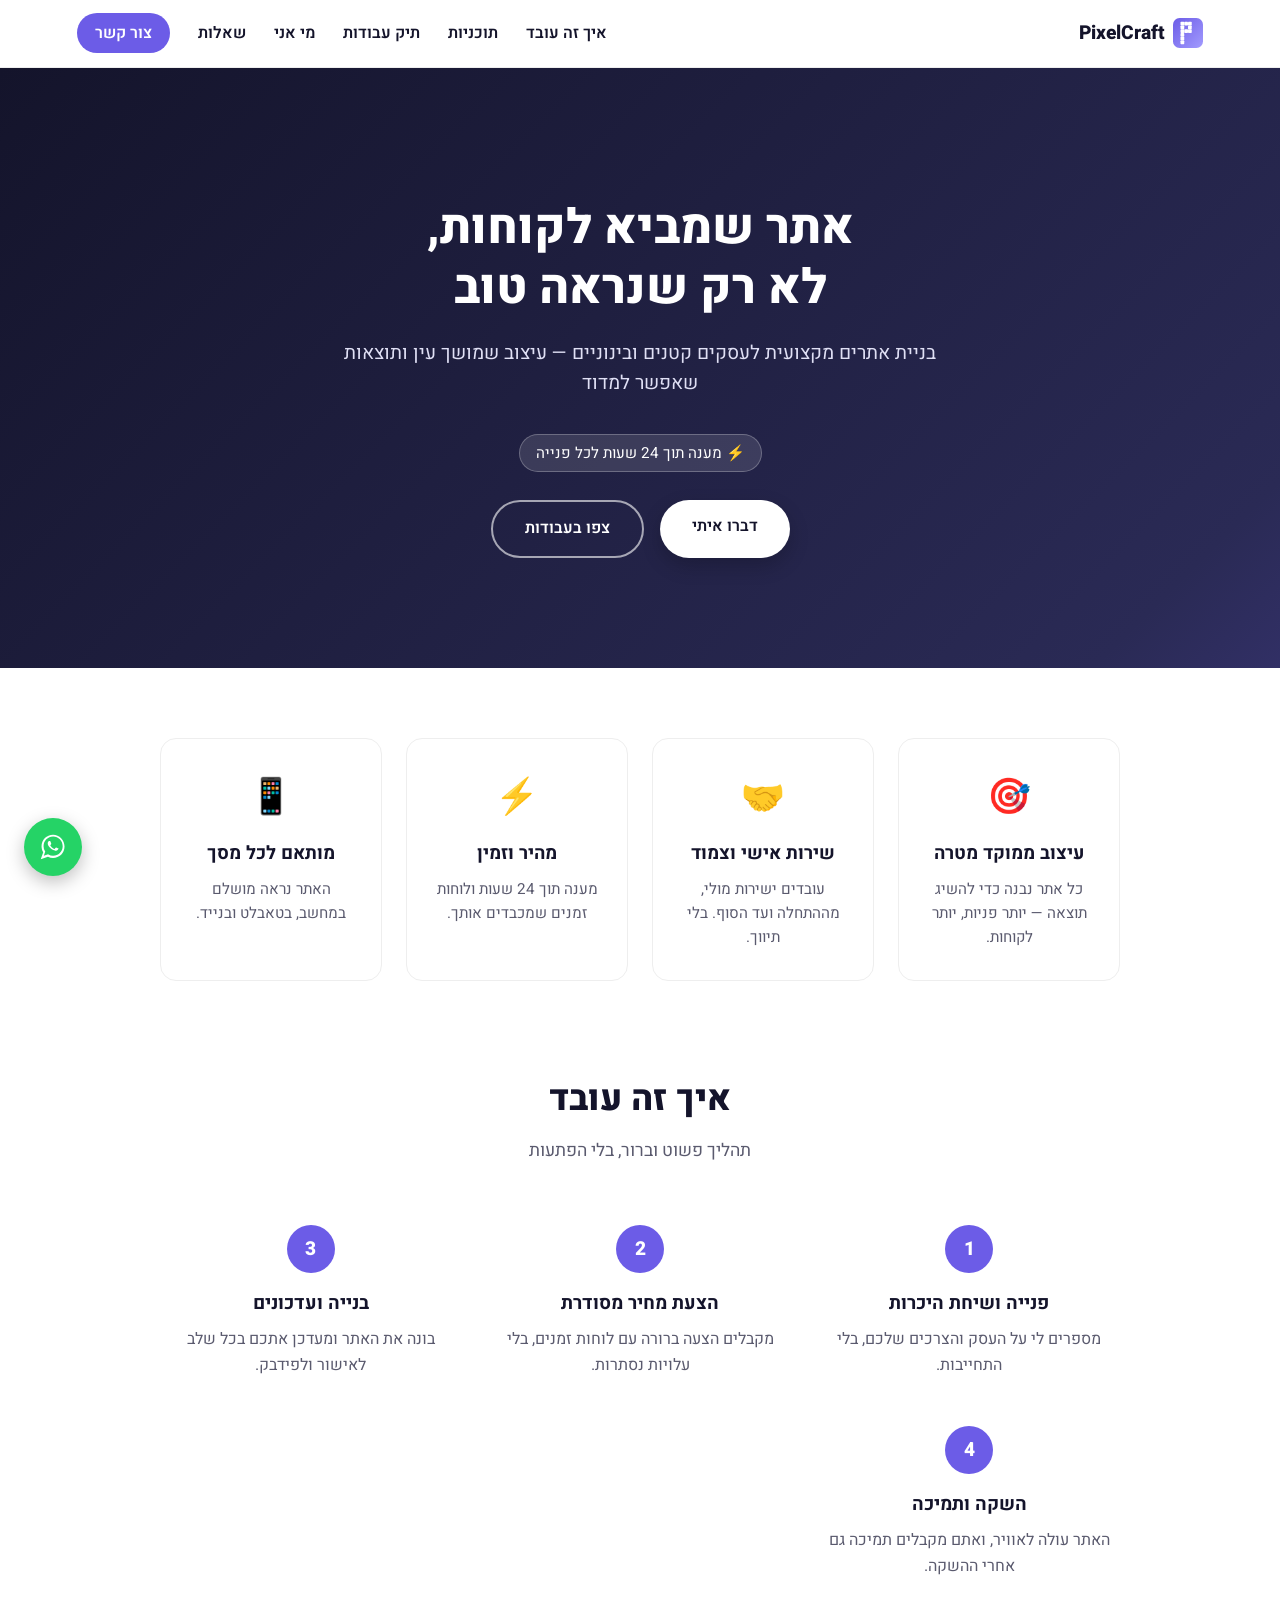
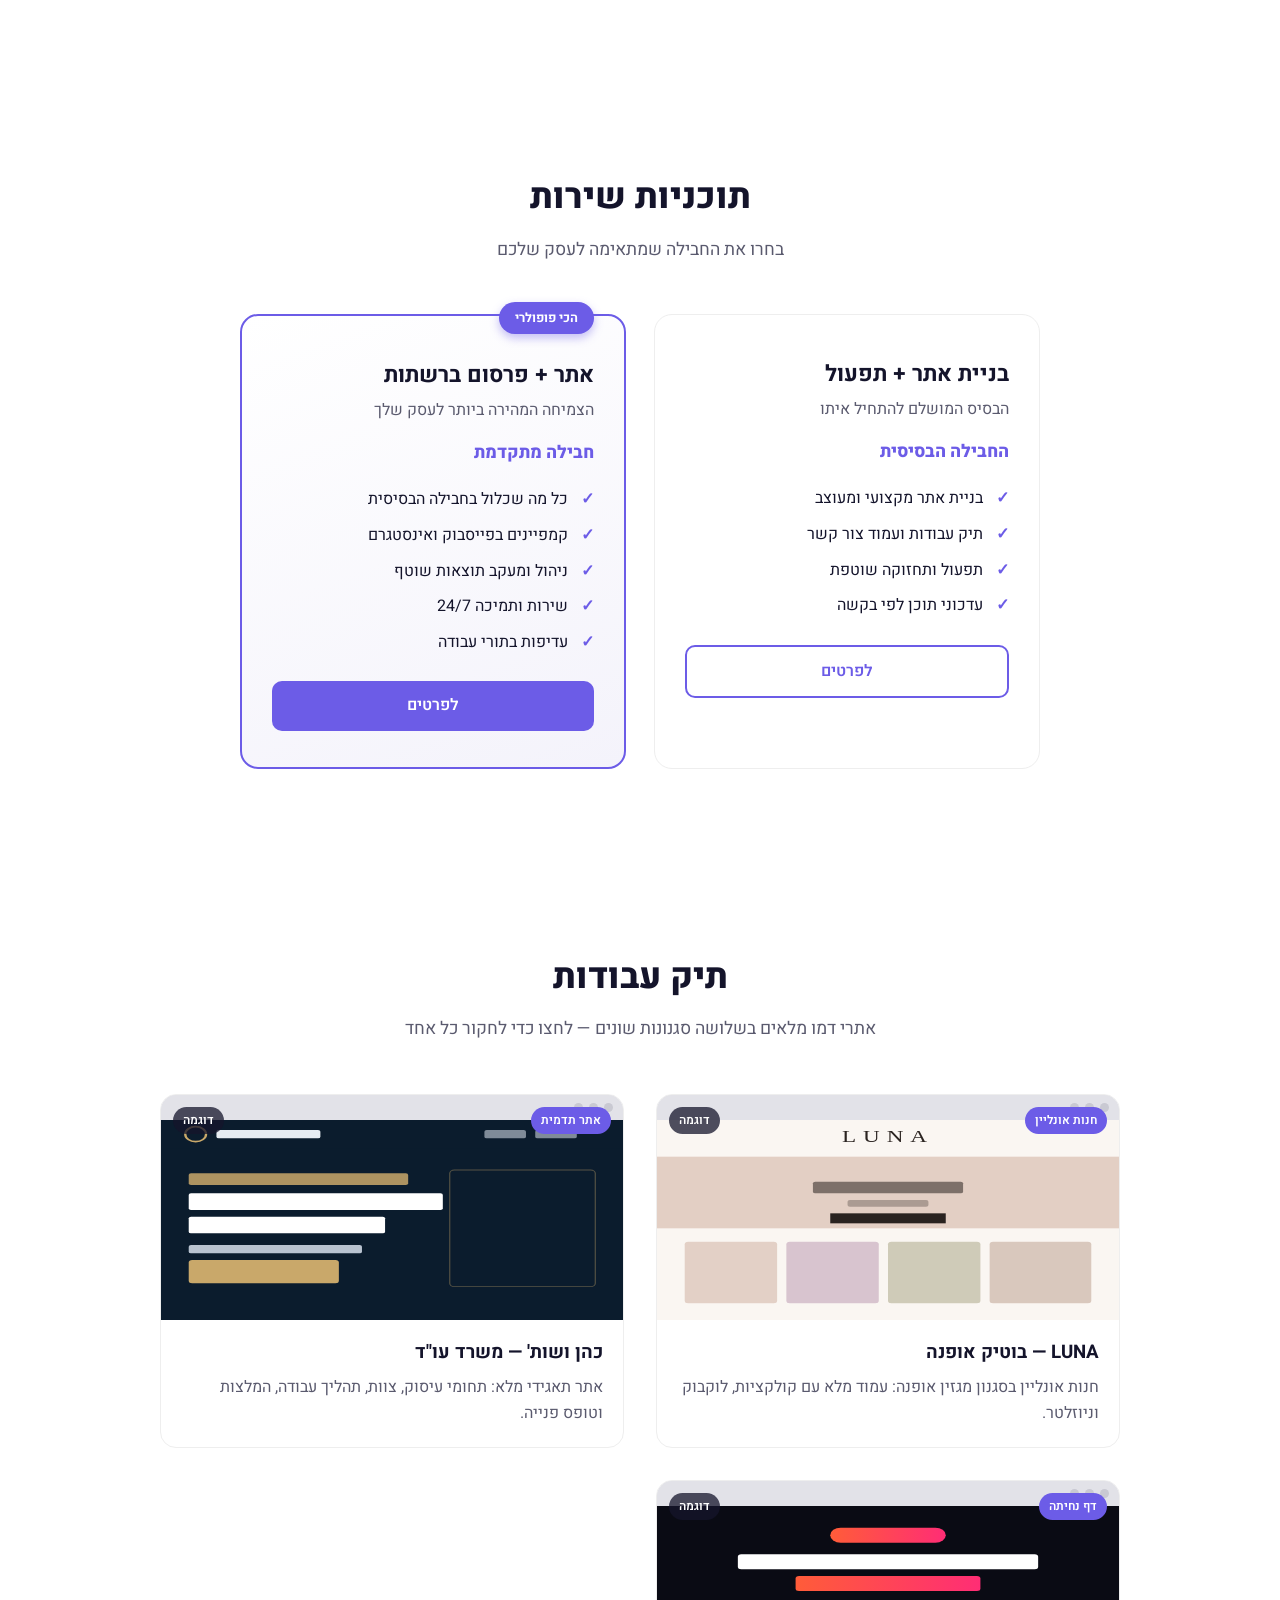
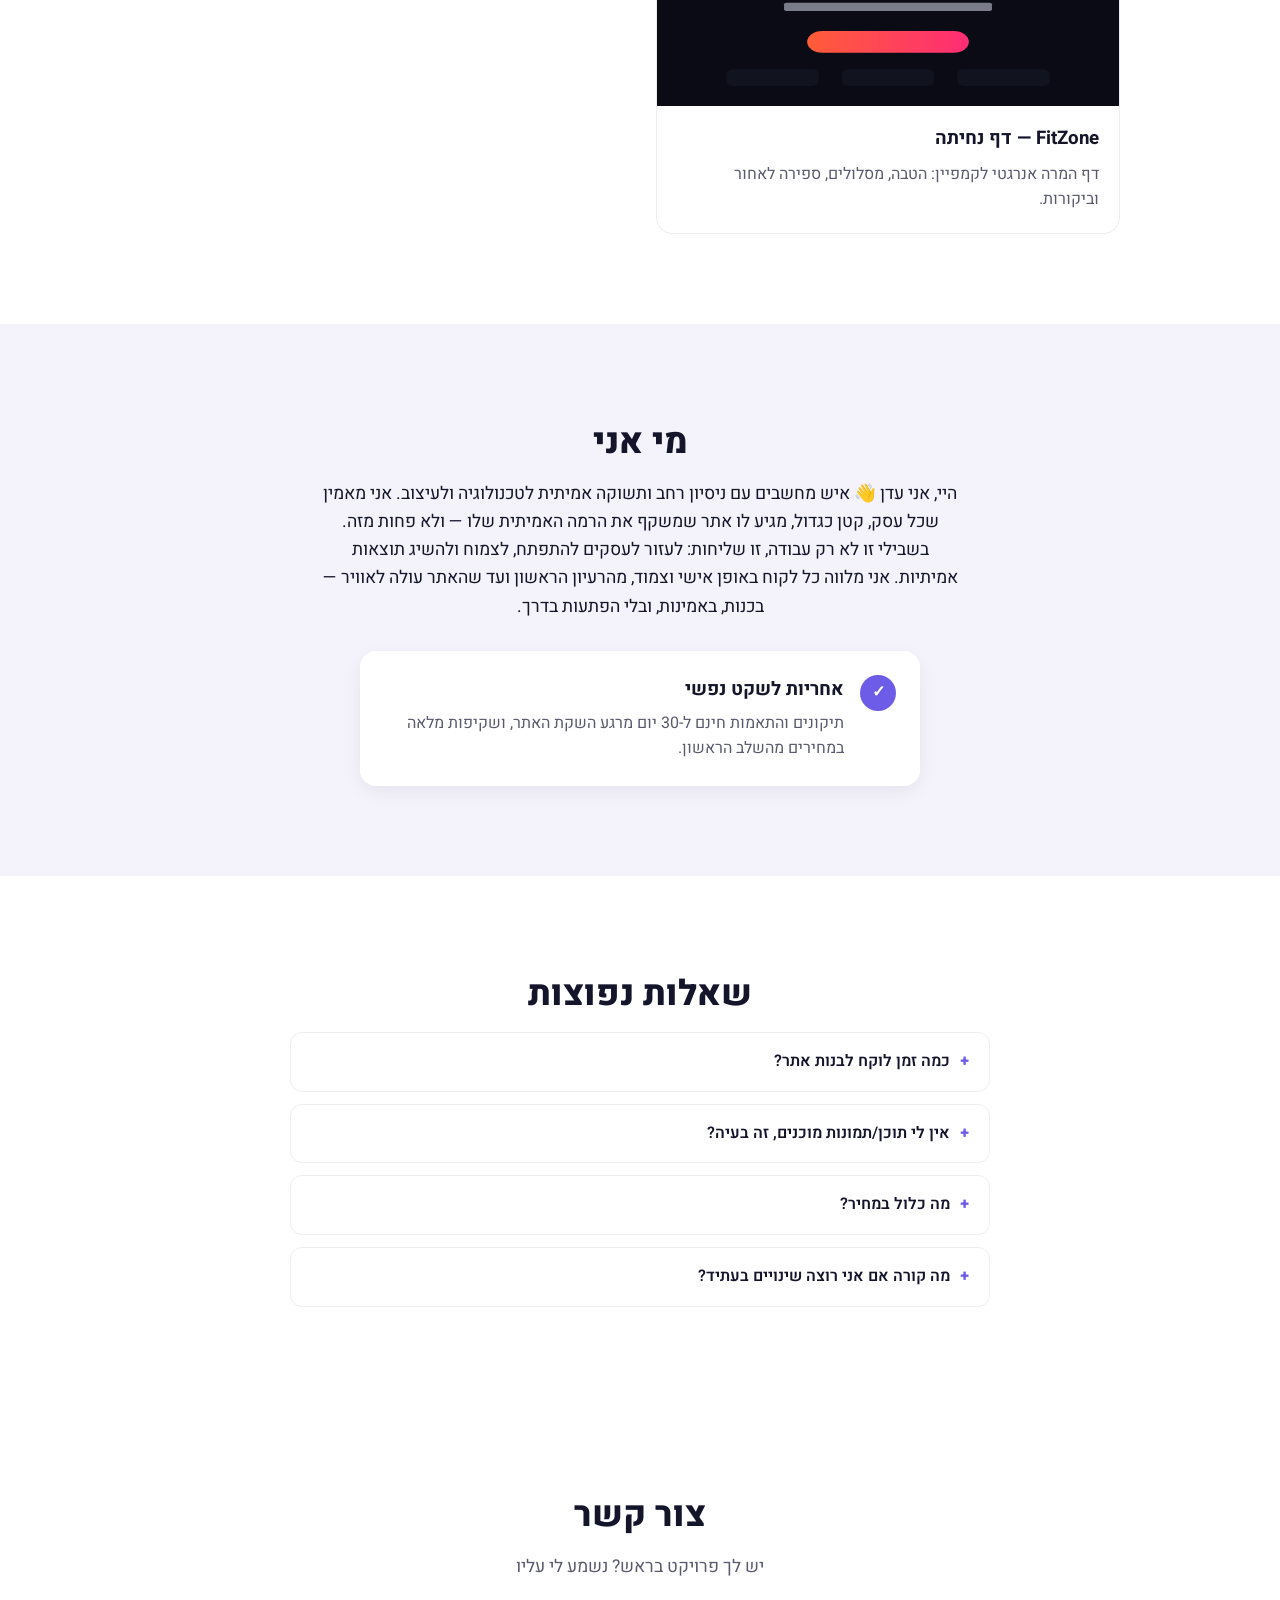
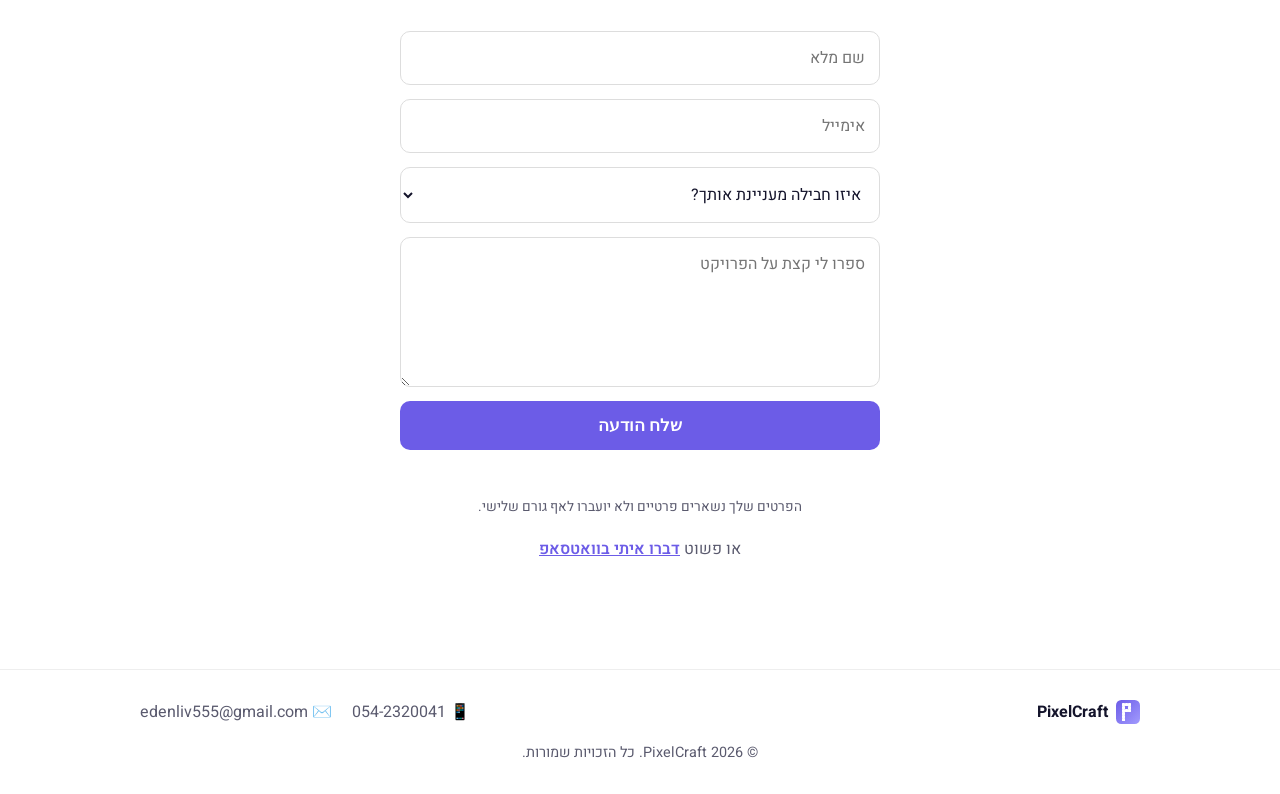
<file: index.html>
<!DOCTYPE html>
<html lang="he" dir="rtl">
<head>
  <meta charset="UTF-8">
  <meta name="viewport" content="width=device-width, initial-scale=1.0">
  <meta name="description" content="PixelCraft - בניית אתרים מקצועית לעסקים קטנים ובינוניים, עם פרסום בפייסבוק ואינסטגרם. עיצוב שמושך עין ותוצאות שאפשר למדוד.">
  <meta property="og:title" content="PixelCraft - בניית אתרים שמביאים לקוחות">
  <meta property="og:description" content="בניית אתרים מקצועית ופרסום ברשתות חברתיות - שירות אמין ומהיר.">
  <meta property="og:type" content="website">
  <meta property="og:url" content="https://edenliv555-afk.github.io/my-website/">
  <link rel="canonical" href="https://edenliv555-afk.github.io/my-website/">
  <link rel="icon" type="image/svg+xml" href="logo.svg">
  <link rel="apple-touch-icon" href="logo.svg">
  <meta name="theme-color" content="#14142b">
  <title>PixelCraft - בניית אתרים שמביאים לקוחות</title>
  <link rel="preconnect" href="https://fonts.googleapis.com">
  <link href="https://fonts.googleapis.com/css2?family=Heebo:wght@300;400;600;800&display=swap" rel="stylesheet">
  <link rel="stylesheet" href="style.css">
  <script type="application/ld+json">
  {
    "@context": "https://schema.org",
    "@type": "LocalBusiness",
    "name": "PixelCraft",
    "founder": "עדן",
    "url": "https://edenliv555-afk.github.io/my-website/",
    "description": "בניית אתרים מקצועית לעסקים קטנים ובינוניים, עם פרסום בפייסבוק ואינסטגרם.",
    "areaServed": "IL",
    "telephone": "+972542320041",
    "email": "edenliv555@gmail.com",
    "image": "https://edenliv555-afk.github.io/my-website/logo.svg",
    "priceRange": "$$"
  }
  </script>
</head>
<body>

  <a href="#main-content" class="skip-link">דלג לתוכן הראשי</a>

  <nav class="navbar" id="navbar">
    <div class="nav-logo">
      <img src="logo.svg" alt="PixelCraft" class="logo-mark" width="30" height="30">
      PixelCraft
    </div>
    <button class="nav-toggle" id="nav-toggle" aria-label="פתח תפריט ניווט" aria-expanded="false" aria-controls="nav-links">
      <span></span><span></span><span></span>
    </button>
    <ul class="nav-links" id="nav-links">
      <li><a href="#process">איך זה עובד</a></li>
      <li><a href="#pricing">תוכניות</a></li>
      <li><a href="#portfolio">תיק עבודות</a></li>
      <li><a href="#about">מי אני</a></li>
      <li><a href="#faq">שאלות</a></li>
      <li><a href="#contact" class="nav-cta">צור קשר</a></li>
    </ul>
  </nav>

  <header class="hero" id="main-content">
    <div class="hero-content">
      <h1 class="reveal">אתר שמביא לקוחות,<br>לא רק שנראה טוב</h1>
      <p class="hero-sub reveal">בניית אתרים מקצועית לעסקים קטנים ובינוניים — עיצוב שמושך עין ותוצאות שאפשר למדוד</p>
      <p class="hero-badge reveal">⚡ מענה תוך 24 שעות לכל פנייה</p>
      <div class="hero-buttons reveal">
        <a href="#contact" class="btn btn-primary">דברו איתי</a>
        <a href="#portfolio" class="btn btn-secondary">צפו בעבודות</a>
      </div>
    </div>
  </header>

  <section class="why">
    <div class="why-grid">
      <div class="why-item reveal">
        <div class="why-ico">🎯</div>
        <h3>עיצוב ממוקד מטרה</h3>
        <p>כל אתר נבנה כדי להשיג תוצאה — יותר פניות, יותר לקוחות.</p>
      </div>
      <div class="why-item reveal">
        <div class="why-ico">🤝</div>
        <h3>שירות אישי וצמוד</h3>
        <p>עובדים ישירות מולי, מההתחלה ועד הסוף. בלי תיווך.</p>
      </div>
      <div class="why-item reveal">
        <div class="why-ico">⚡</div>
        <h3>מהיר וזמין</h3>
        <p>מענה תוך 24 שעות ולוחות זמנים שמכבדים אותך.</p>
      </div>
      <div class="why-item reveal">
        <div class="why-ico">📱</div>
        <h3>מותאם לכל מסך</h3>
        <p>האתר נראה מושלם במחשב, בטאבלט ובנייד.</p>
      </div>
    </div>
  </section>

  <section id="process" class="section">
    <h2 class="section-title reveal">איך זה עובד</h2>
    <p class="section-sub reveal">תהליך פשוט וברור, בלי הפתעות</p>
    <div class="process-grid">
      <div class="process-step reveal">
        <div class="process-number">1</div>
        <h3>פנייה ושיחת היכרות</h3>
        <p>מספרים לי על העסק והצרכים שלכם, בלי התחייבות.</p>
      </div>
      <div class="process-step reveal">
        <div class="process-number">2</div>
        <h3>הצעת מחיר מסודרת</h3>
        <p>מקבלים הצעה ברורה עם לוחות זמנים, בלי עלויות נסתרות.</p>
      </div>
      <div class="process-step reveal">
        <div class="process-number">3</div>
        <h3>בנייה ועדכונים</h3>
        <p>בונה את האתר ומעדכן אתכם בכל שלב לאישור ולפידבק.</p>
      </div>
      <div class="process-step reveal">
        <div class="process-number">4</div>
        <h3>השקה ותמיכה</h3>
        <p>האתר עולה לאוויר, ואתם מקבלים תמיכה גם אחרי ההשקה.</p>
      </div>
    </div>
  </section>

  <section id="pricing" class="section">
    <h2 class="section-title reveal">תוכניות שירות</h2>
    <p class="section-sub reveal">בחרו את החבילה שמתאימה לעסק שלכם</p>
    <div class="pricing-grid">
      <div class="pricing-card reveal">
        <h3>בניית אתר + תפעול</h3>
        <p class="pricing-tagline">הבסיס המושלם להתחיל איתו</p>
        <div class="pricing-price">החבילה הבסיסית</div>
        <ul class="pricing-features">
          <li>בניית אתר מקצועי ומעוצב</li>
          <li>תיק עבודות ועמוד צור קשר</li>
          <li>תפעול ותחזוקה שוטפת</li>
          <li>עדכוני תוכן לפי בקשה</li>
        </ul>
        <a href="#contact" class="btn btn-outline">לפרטים</a>
      </div>

      <div class="pricing-card pricing-popular reveal">
        <span class="popular-badge">הכי פופולרי</span>
        <h3>אתר + פרסום ברשתות</h3>
        <p class="pricing-tagline">הצמיחה המהירה ביותר לעסק שלך</p>
        <div class="pricing-price">חבילה מתקדמת</div>
        <ul class="pricing-features">
          <li>כל מה שכלול בחבילה הבסיסית</li>
          <li>קמפיינים בפייסבוק ואינסטגרם</li>
          <li>ניהול ומעקב תוצאות שוטף</li>
          <li>שירות ותמיכה 24/7</li>
          <li>עדיפות בתורי עבודה</li>
        </ul>
        <a href="#contact" class="btn btn-primary-solid">לפרטים</a>
      </div>
    </div>
  </section>

  <section id="portfolio" class="section">
    <h2 class="section-title reveal">תיק עבודות</h2>
    <p class="section-sub reveal">אתרי דמו מלאים בשלושה סגנונות שונים — לחצו כדי לחקור כל אחד</p>
    <div class="portfolio-grid">
      <a href="demos/boutique/index.html" target="_blank" rel="noopener" class="portfolio-card reveal">
        <span class="demo-badge">דוגמה</span>
        <span class="portfolio-tag">חנות אונליין</span>
        <div class="browser-mock">
          <div class="browser-bar"><span></span><span></span><span></span></div>
          <div class="mock-illustration mock-boutique">
            <svg viewBox="0 0 400 240" preserveAspectRatio="none">
              <rect width="400" height="240" fill="#faf6f2"/>
              <text x="200" y="26" text-anchor="middle" font-family="Cormorant Garamond, serif" font-size="20" letter-spacing="6" fill="#2a2320">LUNA</text>
              <rect x="0" y="44" width="400" height="86" fill="#e3cfc4"/>
              <rect x="135" y="74" width="130" height="14" rx="2" fill="#2a2320" opacity="0.55"/>
              <rect x="165" y="96" width="70" height="8" rx="2" fill="#2a2320" opacity="0.3"/>
              <rect x="150" y="112" width="100" height="12" rx="0" fill="#2a2320"/>
              <rect x="24" y="146" width="80" height="74" rx="3" fill="#e3d0c6"/>
              <rect x="112" y="146" width="80" height="74" rx="3" fill="#d8c4cf"/>
              <rect x="200" y="146" width="80" height="74" rx="3" fill="#cfcbb8"/>
              <rect x="288" y="146" width="88" height="74" rx="3" fill="#d9c8bd"/>
            </svg>
          </div>
          <div class="mock-overlay"><span>צפו בפרויקט המלא ↗</span></div>
        </div>
        <h3>LUNA — בוטיק אופנה</h3>
        <p>חנות אונליין בסגנון מגזין אופנה: עמוד מלא עם קולקציות, לוקבוק וניוזלטר.</p>
      </a>
      <a href="demos/lawyer/index.html" target="_blank" rel="noopener" class="portfolio-card reveal">
        <span class="demo-badge">דוגמה</span>
        <span class="portfolio-tag">אתר תדמית</span>
        <div class="browser-mock">
          <div class="browser-bar"><span></span><span></span><span></span></div>
          <div class="mock-illustration mock-lawyer">
            <svg viewBox="0 0 400 240" preserveAspectRatio="none">
              <rect width="400" height="240" fill="#0b1c2d"/>
              <rect width="400" height="34" fill="#0b1c2d"/>
              <circle cx="30" cy="17" r="9" fill="none" stroke="#c9a86a" stroke-width="2"/>
              <rect x="48" y="12" width="90" height="10" rx="2" fill="#e7ecf2"/>
              <rect x="280" y="12" width="36" height="10" rx="2" fill="#cdd6e0" opacity="0.6"/>
              <rect x="324" y="12" width="36" height="10" rx="2" fill="#cdd6e0" opacity="0.6"/>
              <rect x="24" y="64" width="190" height="14" rx="2" fill="#c9a86a" opacity="0.85"/>
              <rect x="24" y="88" width="220" height="20" rx="2" fill="#ffffff"/>
              <rect x="24" y="116" width="170" height="20" rx="2" fill="#ffffff"/>
              <rect x="24" y="150" width="150" height="10" rx="2" fill="#b9c3d0"/>
              <rect x="24" y="168" width="130" height="28" rx="3" fill="#c9a86a"/>
              <rect x="250" y="60" width="126" height="140" rx="4" fill="none" stroke="#c9a86a" stroke-opacity="0.4"/>
            </svg>
          </div>
          <div class="mock-overlay"><span>צפו בפרויקט המלא ↗</span></div>
        </div>
        <h3>כהן ושות' — משרד עו"ד</h3>
        <p>אתר תאגידי מלא: תחומי עיסוק, צוות, תהליך עבודה, המלצות וטופס פנייה.</p>
      </a>
      <a href="demos/landing/index.html" target="_blank" rel="noopener" class="portfolio-card reveal">
        <span class="demo-badge">דוגמה</span>
        <span class="portfolio-tag">דף נחיתה</span>
        <div class="browser-mock">
          <div class="browser-bar"><span></span><span></span><span></span></div>
          <div class="mock-illustration mock-landing">
            <svg viewBox="0 0 400 240" preserveAspectRatio="none">
              <defs>
                <linearGradient id="fzGrad" x1="0" y1="0" x2="1" y2="0">
                  <stop offset="0%" stop-color="#ff5c39"/><stop offset="100%" stop-color="#ff2d75"/>
                </linearGradient>
              </defs>
              <rect width="400" height="240" fill="#0a0b14"/>
              <rect x="150" y="26" width="100" height="18" rx="9" fill="url(#fzGrad)"/>
              <rect x="70" y="58" width="260" height="18" rx="3" fill="#ffffff"/>
              <rect x="120" y="84" width="160" height="18" rx="3" fill="url(#fzGrad)"/>
              <rect x="110" y="116" width="180" height="10" rx="2" fill="#c5c8d6" opacity="0.6"/>
              <rect x="130" y="150" width="140" height="26" rx="13" fill="url(#fzGrad)"/>
              <rect x="60" y="196" width="80" height="20" rx="6" fill="#11131f"/>
              <rect x="160" y="196" width="80" height="20" rx="6" fill="#11131f"/>
              <rect x="260" y="196" width="80" height="20" rx="6" fill="#11131f"/>
            </svg>
          </div>
          <div class="mock-overlay"><span>צפו בפרויקט המלא ↗</span></div>
        </div>
        <h3>FitZone — דף נחיתה</h3>
        <p>דף המרה אנרגטי לקמפיין: הטבה, מסלולים, ספירה לאחור וביקורות.</p>
      </a>
    </div>
  </section>

  <section id="about" class="section section-alt">
    <h2 class="section-title reveal">מי אני</h2>
    <p class="about-text reveal">
      היי, אני עדן 👋 איש מחשבים עם ניסיון רחב ותשוקה אמיתית לטכנולוגיה ולעיצוב.
      אני מאמין שכל עסק, קטן כגדול, מגיע לו אתר שמשקף את הרמה האמיתית שלו — ולא פחות מזה.
      בשבילי זו לא רק עבודה, זו שליחות: לעזור לעסקים להתפתח, לצמוח ולהשיג תוצאות אמיתיות.
      אני מלווה כל לקוח באופן אישי וצמוד, מהרעיון הראשון ועד שהאתר עולה לאוויר — בכנות, באמינות, ובלי הפתעות בדרך.
    </p>
    <div class="guarantee-box reveal">
      <span class="guarantee-icon">✓</span>
      <div>
        <h3>אחריות לשקט נפשי</h3>
        <p>תיקונים והתאמות חינם ל-30 יום מרגע השקת האתר, ושקיפות מלאה במחירים מהשלב הראשון.</p>
      </div>
    </div>
  </section>

  <section id="faq" class="section">
    <h2 class="section-title reveal">שאלות נפוצות</h2>
    <div class="faq-list">
      <details class="faq-item reveal">
        <summary>כמה זמן לוקח לבנות אתר?</summary>
        <p>בממוצע 1-3 שבועות, בהתאם להיקף האתר וכמות התוכן שיש להזין.</p>
      </details>
      <details class="faq-item reveal">
        <summary>אין לי תוכן/תמונות מוכנים, זה בעיה?</summary>
        <p>לא. אפשר להתחיל לבנות את המבנה והעיצוב, ולהזין תוכן בהמשך.</p>
      </details>
      <details class="faq-item reveal">
        <summary>מה כלול במחיר?</summary>
        <p>עיצוב, בנייה, חיבור דומיין ואחסון, ותמיכה לפי החבילה שנבחרה — בלי עלויות נסתרות.</p>
      </details>
      <details class="faq-item reveal">
        <summary>מה קורה אם אני רוצה שינויים בעתיד?</summary>
        <p>אפשר להזמין עדכונים בכל שלב, בנפרד או כחלק מחבילת תפעול חודשית.</p>
      </details>
    </div>
  </section>

  <section id="contact" class="section">
    <h2 class="section-title reveal">צור קשר</h2>
    <p class="section-sub reveal">יש לך פרויקט בראש? נשמע לי עליו</p>
    <form class="contact-form" id="contact-form" action="https://formsubmit.co/edenliv555@gmail.com" method="POST">
      <input type="hidden" name="_subject" value="פנייה חדשה מהאתר - PixelCraft">
      <input type="hidden" name="_template" value="box">
      <input type="hidden" name="_captcha" value="false">
      <input type="text" name="_honey" style="display:none" tabindex="-1" autocomplete="off">
      <input type="text" name="שם מלא" placeholder="שם מלא" required>
      <input type="email" name="אימייל" placeholder="אימייל" required>
      <select name="חבילה מבוקשת" required>
        <option value="" disabled selected>איזו חבילה מעניינת אותך?</option>
        <option value="בניית אתר + תפעול">בניית אתר + תפעול</option>
        <option value="אתר + פרסום ברשתות">אתר + פרסום ברשתות</option>
        <option value="עוד לא בטוח/ה">עוד לא בטוח/ה</option>
      </select>
      <textarea name="הודעה" placeholder="ספרו לי קצת על הפרויקט" rows="5" required></textarea>
      <button type="submit" id="contact-submit">שלח הודעה</button>
      <p id="contact-status" class="contact-status"></p>
      <p class="contact-privacy">הפרטים שלך נשארים פרטיים ולא יועברו לאף גורם שלישי.</p>
    </form>
    <p class="contact-alt">או פשוט <a href="https://wa.me/972542320041" target="_blank" rel="noopener">דברו איתי בוואטסאפ</a></p>
  </section>

  <footer>
    <div class="footer-content">
      <div class="footer-brand">
        <img src="logo.svg" alt="PixelCraft" width="24" height="24">
        <span>PixelCraft</span>
      </div>
      <div class="footer-contact">
        <a href="https://wa.me/972542320041" target="_blank" rel="noopener">📱 054-2320041</a>
        <a href="mailto:edenliv555@gmail.com">✉️ edenliv555@gmail.com</a>
      </div>
    </div>
    <p class="footer-copy">&copy; 2026 PixelCraft. כל הזכויות שמורות.</p>
  </footer>

  <a href="https://wa.me/972542320041" target="_blank" rel="noopener" class="whatsapp-float" aria-label="צור קשר בוואטסאפ">
    <svg viewBox="0 0 32 32" width="28" height="28" fill="#fff"><path d="M16.04 2C8.78 2 2.9 7.88 2.9 15.14c0 2.52.7 4.88 1.93 6.9L2 30l8.2-2.76a13.1 13.1 0 0 0 5.84 1.39c7.26 0 13.14-5.88 13.14-13.14C29.18 7.88 23.3 2 16.04 2zm0 23.9c-1.92 0-3.7-.5-5.27-1.4l-.38-.22-4.86 1.63 1.6-4.74-.25-.4a10.86 10.86 0 0 1-1.66-5.73c0-6.02 4.9-10.92 10.92-10.92 6.02 0 10.92 4.9 10.92 10.92 0 6.02-4.9 10.86-10.92 10.86zm5.99-8.17c-.33-.16-1.93-.95-2.23-1.06-.3-.11-.52-.16-.74.16-.22.32-.85 1.06-1.04 1.28-.19.22-.38.24-.7.08-.32-.16-1.35-.5-2.57-1.6-.95-.85-1.59-1.9-1.78-2.22-.19-.32-.02-.49.14-.65.16-.16.36-.4.54-.6.18-.2.24-.34.36-.57.12-.23.06-.43-.04-.6-.1-.16-.66-1.6-.9-2.2-.24-.6-.49-.52-.67-.53-.18-.01-.38-.01-.58-.01-.2 0-.52.07-.8.36-.27.3-1.04 1.02-1.04 2.48 0 1.47 1.07 2.9 1.22 3.1.15.2 2.08 3.18 5.04 4.33 2.95 1.16 2.95.77 3.48.72.52-.05 1.93-.79 2.2-1.55.27-.76.27-1.41.19-1.55-.08-.14-.3-.22-.63-.38z"/></svg>
  </a>

  <script src="script.js"></script>
</body>
</html>
</file>
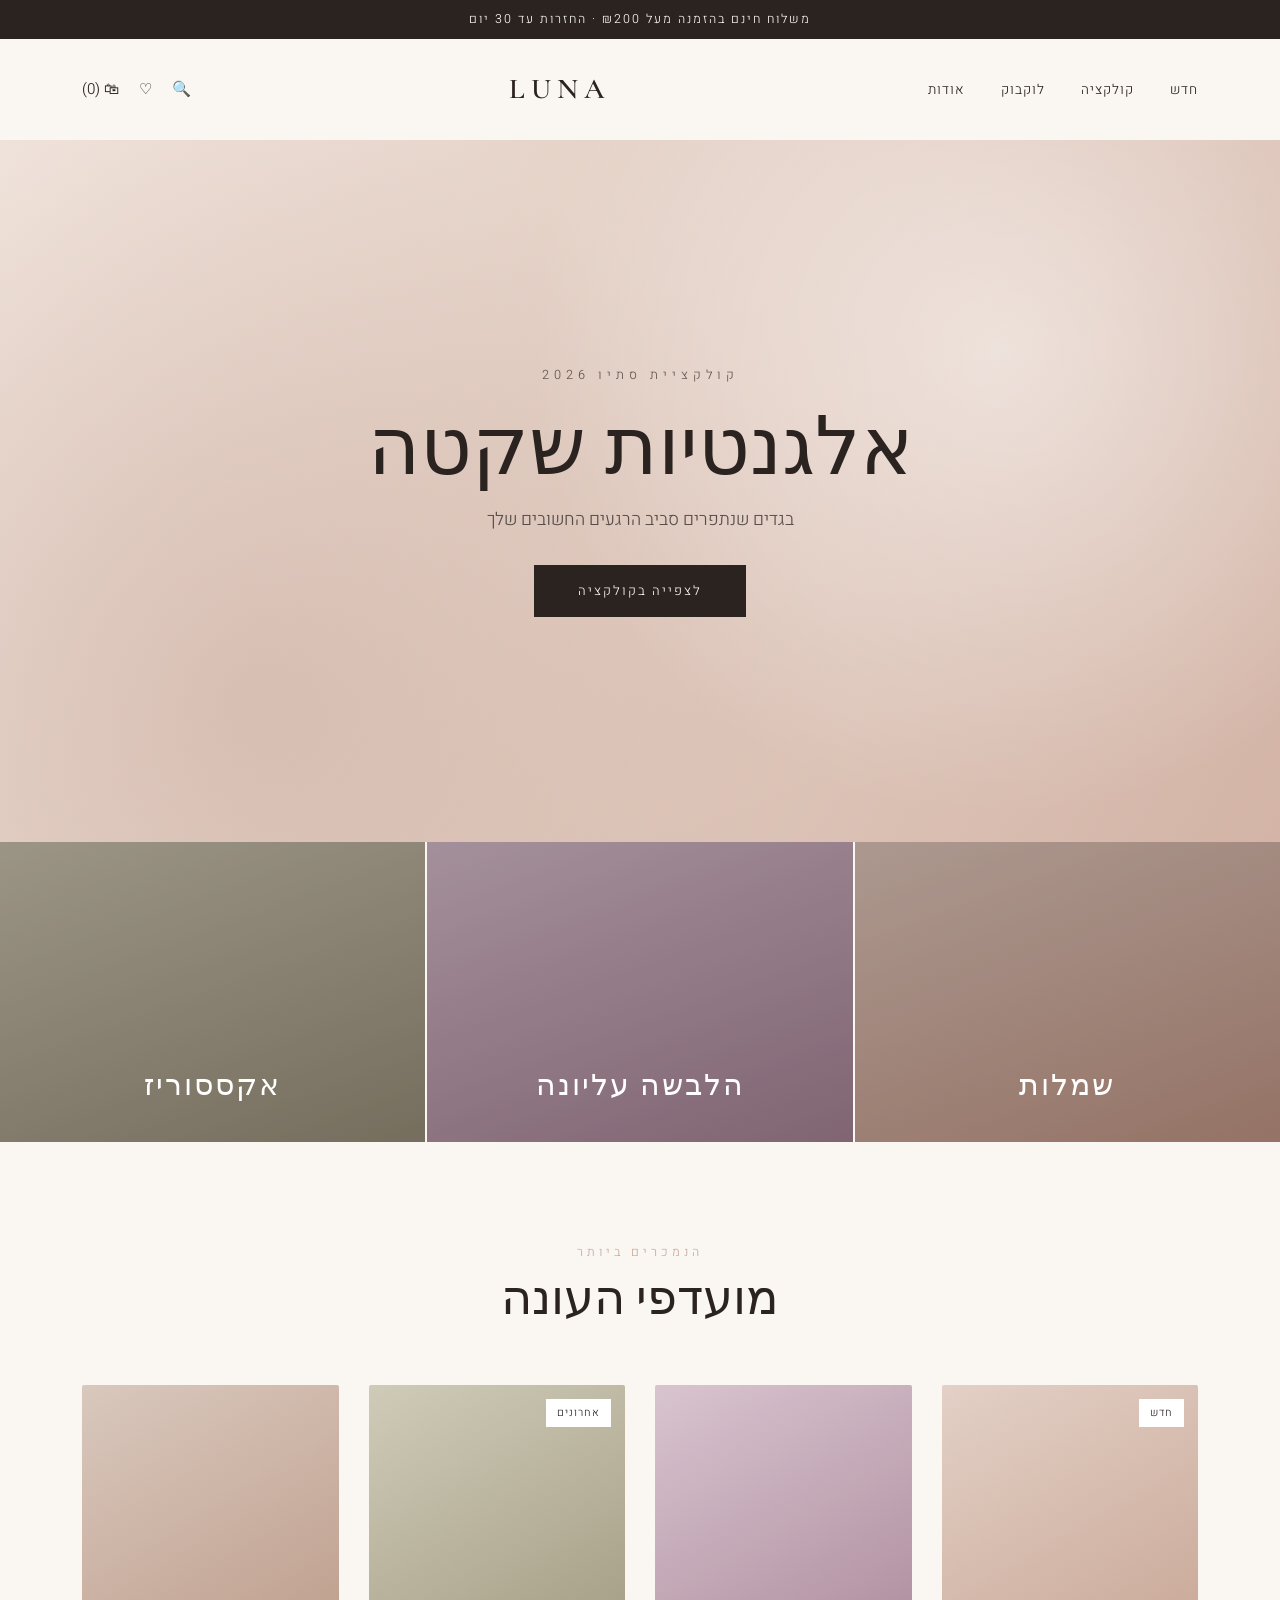
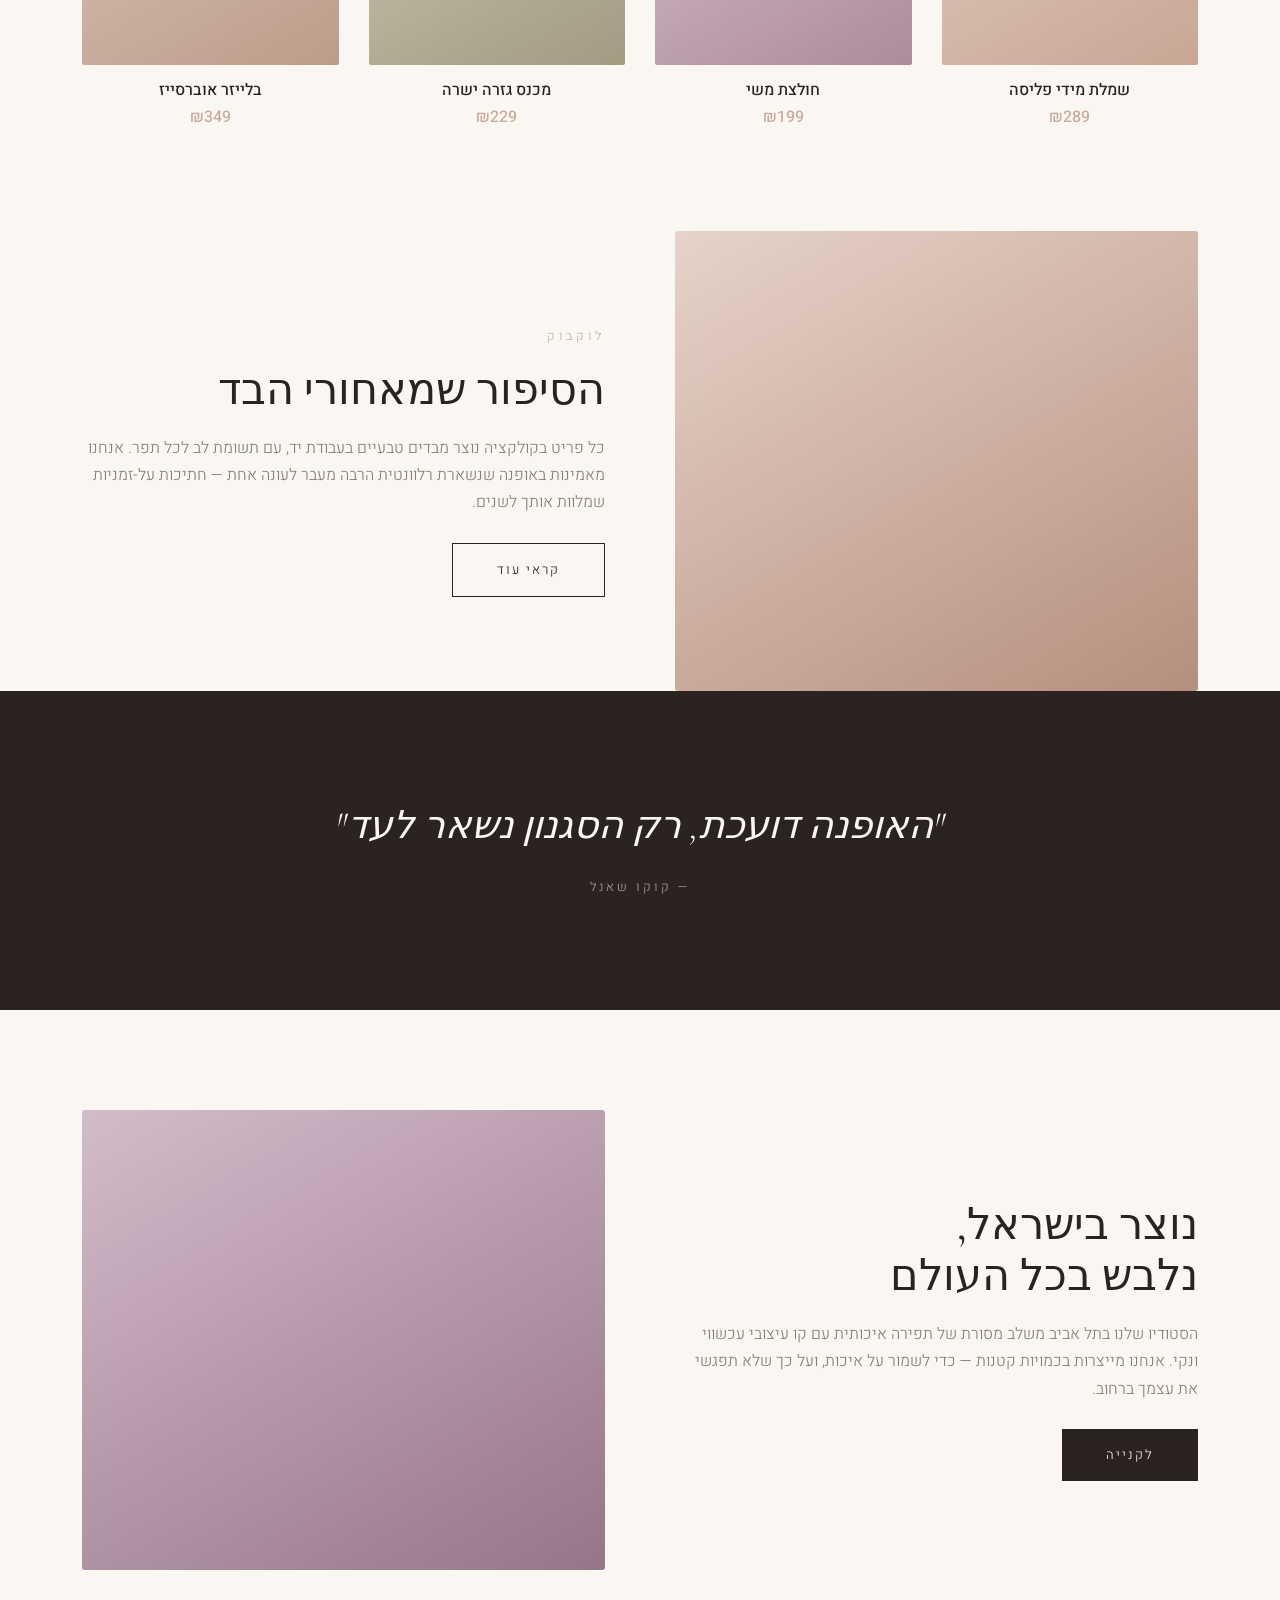
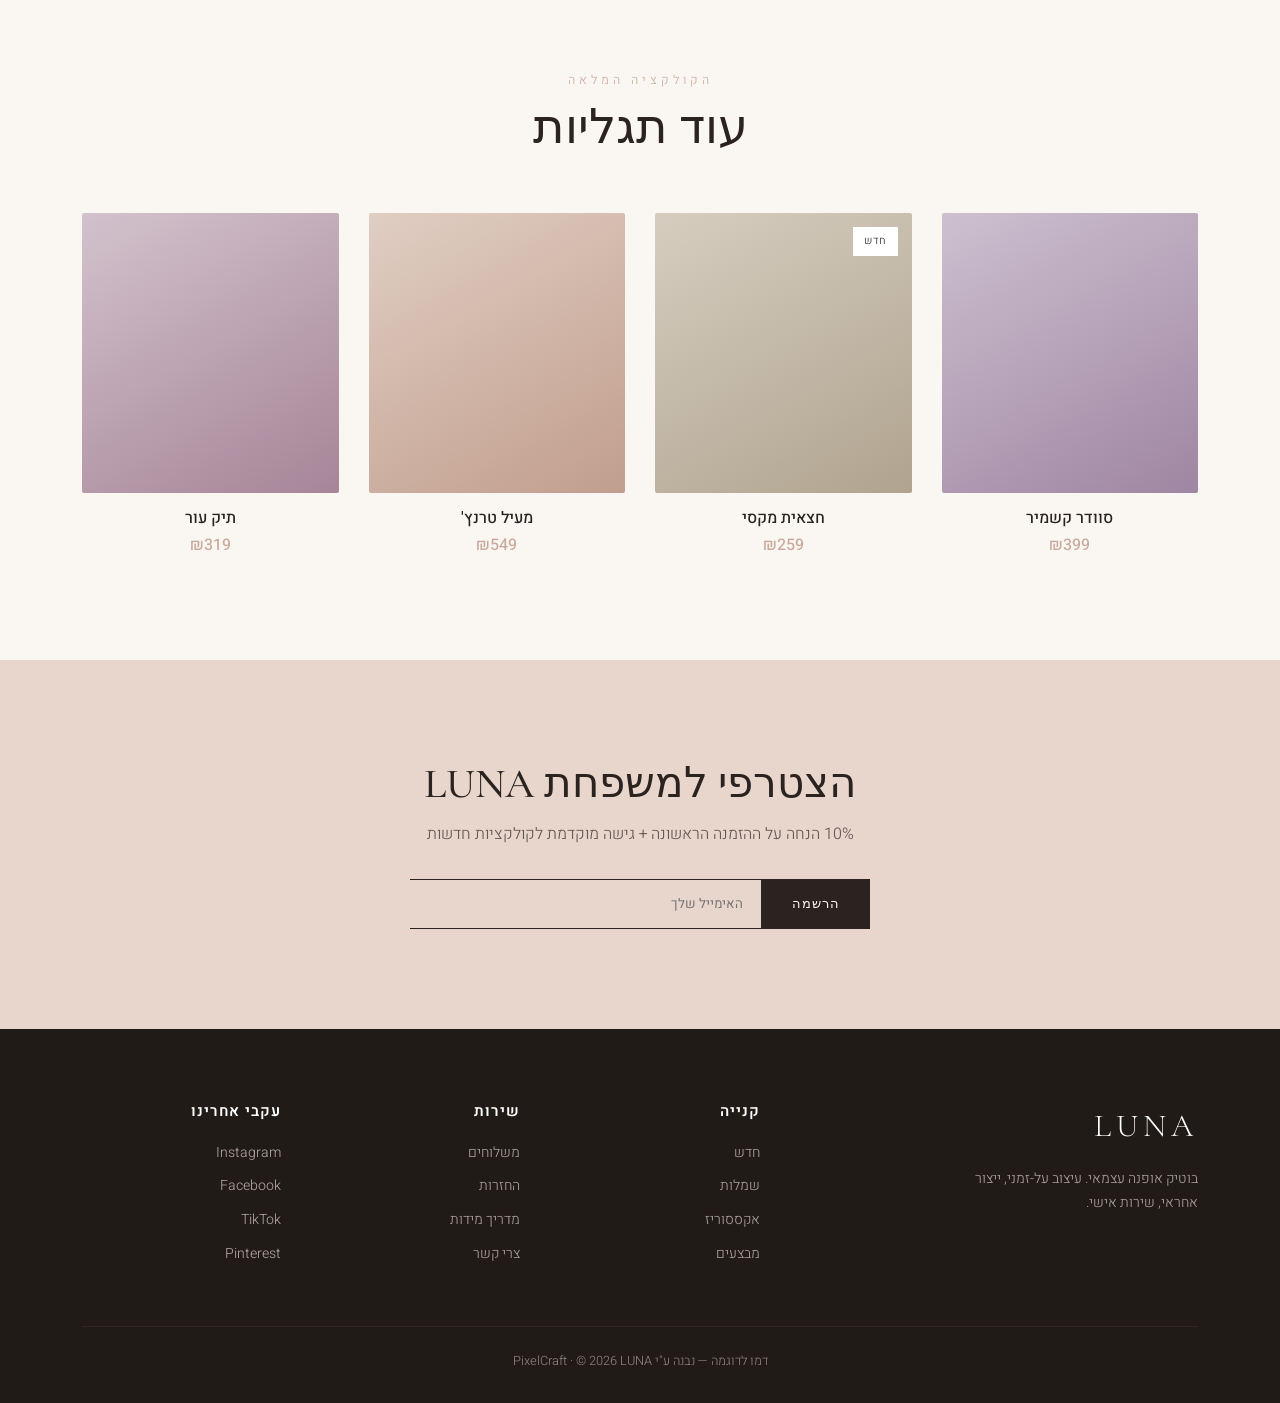
<file: demos/boutique/index.html>
<!DOCTYPE html>
<html lang="he" dir="rtl">
<head>
<meta charset="UTF-8">
<meta name="viewport" content="width=device-width, initial-scale=1.0">
<title>LUNA | בוטיק אופנה</title>
<link rel="preconnect" href="https://fonts.googleapis.com">
<link href="https://fonts.googleapis.com/css2?family=Cormorant+Garamond:wght@400;500;600;700&family=Heebo:wght@300;400;500;600&display=swap" rel="stylesheet">
<style>
  :root {
    --ink: #2a2320;
    --blush: #e8d5cc;
    --blush-deep: #c9a99c;
    --cream: #faf6f2;
    --soft: #8a7d76;
  }
  * { box-sizing: border-box; margin: 0; padding: 0; }
  html { scroll-behavior: smooth; }
  body { font-family: 'Heebo', sans-serif; color: var(--ink); background: var(--cream); line-height: 1.7; font-weight: 300; }
  h1,h2,h3 { font-family: 'Cormorant Garamond', serif; font-weight: 500; line-height: 1.2; }
  img, svg { display: block; max-width: 100%; }
  .container { max-width: 1180px; margin: 0 auto; padding: 0 32px; }

  /* Top bar */
  .topbar { background: var(--ink); color: var(--cream); text-align: center; font-size: 0.78em; letter-spacing: 2px; padding: 9px; }

  /* Nav */
  nav { display: flex; align-items: center; justify-content: space-between; padding: 26px 32px; max-width: 1180px; margin: 0 auto; }
  .logo { font-family: 'Cormorant Garamond', serif; font-size: 1.8em; letter-spacing: 6px; font-weight: 600; }
  .nav-menu { display: flex; gap: 36px; list-style: none; }
  .nav-menu a { text-decoration: none; color: var(--ink); font-size: 0.85em; letter-spacing: 1px; transition: opacity .2s; }
  .nav-menu a:hover { opacity: .55; }
  .nav-icons { display: flex; gap: 20px; font-size: 0.95em; }

  /* Hero */
  .hero { position: relative; height: 78vh; min-height: 520px; display: flex; align-items: center; justify-content: center; text-align: center;
    background: linear-gradient(120deg, #efe2da 0%, #e3cfc4 45%, #d3b4a6 100%); overflow: hidden; }
  .hero::before { content:''; position:absolute; inset:0; background:
    radial-gradient(circle at 78% 30%, rgba(255,255,255,.5), transparent 42%),
    radial-gradient(circle at 20% 80%, rgba(201,169,156,.5), transparent 50%); }
  .hero-inner { position: relative; z-index: 2; }
  .hero .eyebrow { letter-spacing: 5px; font-size: 0.8em; color: var(--ink); opacity:.7; }
  .hero h1 { font-size: 5em; margin: 14px 0 8px; }
  .hero p { font-size: 1.1em; color: var(--ink); opacity:.75; margin-bottom: 30px; }
  .btn { display: inline-block; background: var(--ink); color: var(--cream); padding: 15px 44px; text-decoration: none; letter-spacing: 2px; font-size: 0.82em; transition: background .25s; }
  .btn:hover { background: #4a3f39; }
  .btn-outline { background: transparent; color: var(--ink); border: 1px solid var(--ink); }
  .btn-outline:hover { background: var(--ink); color: var(--cream); }

  /* marquee categories */
  .cats { display: grid; grid-template-columns: repeat(3,1fr); gap: 2px; }
  .cat { position: relative; height: 300px; display: flex; align-items: flex-end; justify-content: center; padding-bottom: 30px; overflow:hidden; }
  .cat span { position: relative; z-index:2; color:#fff; font-family:'Cormorant Garamond',serif; font-size:1.9em; letter-spacing:2px; }
  .cat::after { content:''; position:absolute; inset:0; background: rgba(42,35,32,.25); transition: background .3s; }
  .cat:hover::after { background: rgba(42,35,32,.1); }
  .c1 { background: linear-gradient(160deg,#d8c0b4,#b98e7d); }
  .c2 { background: linear-gradient(160deg,#cdb5c4,#9d7b8d); }
  .c3 { background: linear-gradient(160deg,#c2bca8,#8f8771); }

  /* Section heading */
  .sec { padding: 100px 0; }
  .sec-head { text-align:center; margin-bottom: 56px; }
  .sec-head .eyebrow { letter-spacing:4px; font-size:.78em; color:var(--blush-deep); }
  .sec-head h2 { font-size: 3em; margin-top: 8px; }

  /* Products */
  .grid { display: grid; grid-template-columns: repeat(4,1fr); gap: 30px; }
  .product { text-align: center; cursor: pointer; }
  .product .ph { height: 280px; border-radius: 2px; margin-bottom: 16px; position: relative; overflow:hidden; transition: transform .35s; }
  .product:hover .ph { transform: translateY(-6px); }
  .product .tag { position:absolute; top:14px; right:14px; background:#fff; color:var(--ink); font-size:.68em; letter-spacing:1px; padding:5px 11px; }
  .product h3 { font-family:'Heebo'; font-weight:500; font-size:1em; margin-bottom: 4px; }
  .product .price { color: var(--blush-deep); font-weight:500; }
  .p1{background:linear-gradient(150deg,#e3d0c6,#c8a695)} .p2{background:linear-gradient(150deg,#d8c4cf,#ad8b9c)}
  .p3{background:linear-gradient(150deg,#cfcbb8,#a39b82)} .p4{background:linear-gradient(150deg,#d9c8bd,#bd9c8a)}
  .p5{background:linear-gradient(150deg,#cdbfd0,#9f86a2)} .p6{background:linear-gradient(150deg,#d6cdc0,#b0a48f)}
  .p7{background:linear-gradient(150deg,#e0cec3,#c19e8d)} .p8{background:linear-gradient(150deg,#d2c2cc,#a68597)}

  /* Lookbook split */
  .split { display: grid; grid-template-columns: 1fr 1fr; align-items: center; gap: 70px; }
  .split.alt { direction: ltr; }
  .split.alt > * { direction: rtl; }
  .split .visual { height: 460px; border-radius: 3px; }
  .v1 { background: linear-gradient(150deg,#e6d3c9,#b58f7e); }
  .v2 { background: linear-gradient(150deg,#d3bcca,#967589); }
  .split h2 { font-size: 2.7em; margin-bottom: 18px; }
  .split p { color: var(--soft); margin-bottom: 26px; }

  /* Quote */
  .quote { background: var(--ink); color: var(--cream); text-align:center; padding: 110px 0; }
  .quote p { font-family:'Cormorant Garamond',serif; font-size: 2.4em; font-style: italic; max-width: 800px; margin: 0 auto 20px; line-height:1.35; }
  .quote span { letter-spacing:3px; font-size:.8em; opacity:.6; }

  /* Newsletter */
  .news { text-align:center; padding: 100px 0; background: var(--blush); }
  .news h2 { font-size: 2.6em; margin-bottom: 12px; }
  .news p { color:var(--ink); opacity:.7; margin-bottom: 30px; }
  .news-form { display:flex; max-width: 460px; margin: 0 auto; }
  .news-form input { flex:1; border: 1px solid var(--ink); border-left:none; padding: 14px 18px; font-family:'Heebo'; background:transparent; }
  .news-form button { background: var(--ink); color: var(--cream); border:none; padding: 0 30px; letter-spacing:1px; cursor:pointer; }

  /* Footer */
  footer { background: #211b18; color: #cdbfb6; padding: 70px 0 30px; }
  .foot-grid { display:grid; grid-template-columns: 2fr 1fr 1fr 1fr; gap: 40px; margin-bottom: 50px; }
  .foot-grid h4 { font-family:'Heebo'; font-weight:600; color:#fff; margin-bottom:16px; font-size:.95em; letter-spacing:1px; }
  .foot-grid a { display:block; color:#cdbfb6; text-decoration:none; font-size:.88em; margin-bottom:10px; opacity:.8; }
  .foot-logo { font-family:'Cormorant Garamond',serif; font-size:2em; letter-spacing:5px; color:#fff; margin-bottom:14px; }
  .foot-bottom { border-top:1px solid #3a302b; padding-top:24px; text-align:center; font-size:.8em; opacity:.6; }

  @media (max-width: 860px){
    .nav-menu{display:none}
    .hero h1{font-size:3em}
    .grid{grid-template-columns:repeat(2,1fr)}
    .cats{grid-template-columns:1fr}
    .split{grid-template-columns:1fr; gap:30px}
    .split .visual{height:300px}
    .foot-grid{grid-template-columns:1fr 1fr}
  }
</style>
</head>
<body>
  <div class="topbar">משלוח חינם בהזמנה מעל ₪200 · החזרות עד 30 יום</div>
  <nav>
    <ul class="nav-menu">
      <li><a href="#new">חדש</a></li>
      <li><a href="#shop">קולקציה</a></li>
      <li><a href="#look">לוקבוק</a></li>
      <li><a href="#">אודות</a></li>
    </ul>
    <div class="logo">LUNA</div>
    <div class="nav-icons"><span>🔍</span><span>♡</span><span>🛍 (0)</span></div>
  </nav>

  <section class="hero" id="new">
    <div class="hero-inner">
      <div class="eyebrow">קולקציית סתיו 2026</div>
      <h1>אלגנטיות שקטה</h1>
      <p>בגדים שנתפרים סביב הרגעים החשובים שלך</p>
      <a href="#shop" class="btn">לצפייה בקולקציה</a>
    </div>
  </section>

  <section class="cats">
    <div class="cat c1"><span>שמלות</span></div>
    <div class="cat c2"><span>הלבשה עליונה</span></div>
    <div class="cat c3"><span>אקססוריז</span></div>
  </section>

  <section class="sec" id="shop">
    <div class="container">
      <div class="sec-head">
        <div class="eyebrow">הנמכרים ביותר</div>
        <h2>מועדפי העונה</h2>
      </div>
      <div class="grid">
        <div class="product"><div class="ph p1"><span class="tag">חדש</span></div><h3>שמלת מידי פליסה</h3><div class="price">₪289</div></div>
        <div class="product"><div class="ph p2"></div><h3>חולצת משי</h3><div class="price">₪199</div></div>
        <div class="product"><div class="ph p3"><span class="tag">אחרונים</span></div><h3>מכנס גזרה ישרה</h3><div class="price">₪229</div></div>
        <div class="product"><div class="ph p4"></div><h3>בלייזר אוברסייז</h3><div class="price">₪349</div></div>
      </div>
    </div>
  </section>

  <div class="split-wrap">
    <div class="container">
      <div class="split" id="look">
        <div class="visual v1"></div>
        <div>
          <div class="sec-head" style="text-align:right;margin:0 0 18px">
            <div class="eyebrow">לוקבוק</div>
          </div>
          <h2>הסיפור שמאחורי הבד</h2>
          <p>כל פריט בקולקציה נוצר מבדים טבעיים בעבודת יד, עם תשומת לב לכל תפר. אנחנו מאמינות באופנה שנשארת רלוונטית הרבה מעבר לעונה אחת — חתיכות על-זמניות שמלוות אותך לשנים.</p>
          <a href="#" class="btn btn-outline">קראי עוד</a>
        </div>
      </div>
    </div>
  </div>

  <section class="quote">
    <div class="container">
      <p>"האופנה דועכת, רק הסגנון נשאר לעד"</p>
      <span>— קוקו שאנל</span>
    </div>
  </section>

  <div class="split-wrap" style="padding:100px 0;">
    <div class="container">
      <div class="split alt">
        <div class="visual v2"></div>
        <div>
          <h2>נוצר בישראל,<br>נלבש בכל העולם</h2>
          <p>הסטודיו שלנו בתל אביב משלב מסורת של תפירה איכותית עם קו עיצובי עכשווי ונקי. אנחנו מייצרות בכמויות קטנות — כדי לשמור על איכות, ועל כך שלא תפגשי את עצמך ברחוב.</p>
          <a href="#shop" class="btn">לקנייה</a>
        </div>
      </div>
    </div>
  </div>

  <section class="sec" style="padding-top:0">
    <div class="container">
      <div class="sec-head">
        <div class="eyebrow">הקולקציה המלאה</div>
        <h2>עוד תגליות</h2>
      </div>
      <div class="grid">
        <div class="product"><div class="ph p5"></div><h3>סוודר קשמיר</h3><div class="price">₪399</div></div>
        <div class="product"><div class="ph p6"><span class="tag">חדש</span></div><h3>חצאית מקסי</h3><div class="price">₪259</div></div>
        <div class="product"><div class="ph p7"></div><h3>מעיל טרנץ'</h3><div class="price">₪549</div></div>
        <div class="product"><div class="ph p8"></div><h3>תיק עור</h3><div class="price">₪319</div></div>
      </div>
    </div>
  </section>

  <section class="news">
    <div class="container">
      <h2>הצטרפי למשפחת LUNA</h2>
      <p>10% הנחה על ההזמנה הראשונה + גישה מוקדמת לקולקציות חדשות</p>
      <form class="news-form" onsubmit="return false">
        <button type="submit">הרשמה</button>
        <input type="email" placeholder="האימייל שלך">
      </form>
    </div>
  </section>

  <footer>
    <div class="container">
      <div class="foot-grid">
        <div>
          <div class="foot-logo">LUNA</div>
          <p style="font-size:.88em;opacity:.8;max-width:260px">בוטיק אופנה עצמאי. עיצוב על-זמני, ייצור אחראי, שירות אישי.</p>
        </div>
        <div><h4>קנייה</h4><a href="#">חדש</a><a href="#">שמלות</a><a href="#">אקססוריז</a><a href="#">מבצעים</a></div>
        <div><h4>שירות</h4><a href="#">משלוחים</a><a href="#">החזרות</a><a href="#">מדריך מידות</a><a href="#">צרי קשר</a></div>
        <div><h4>עקבי אחרינו</h4><a href="#">Instagram</a><a href="#">Facebook</a><a href="#">TikTok</a><a href="#">Pinterest</a></div>
      </div>
      <div class="foot-bottom">דמו לדוגמה — נבנה ע"י PixelCraft · © 2026 LUNA</div>
    </div>
  </footer>
</body>
</html>
</file>
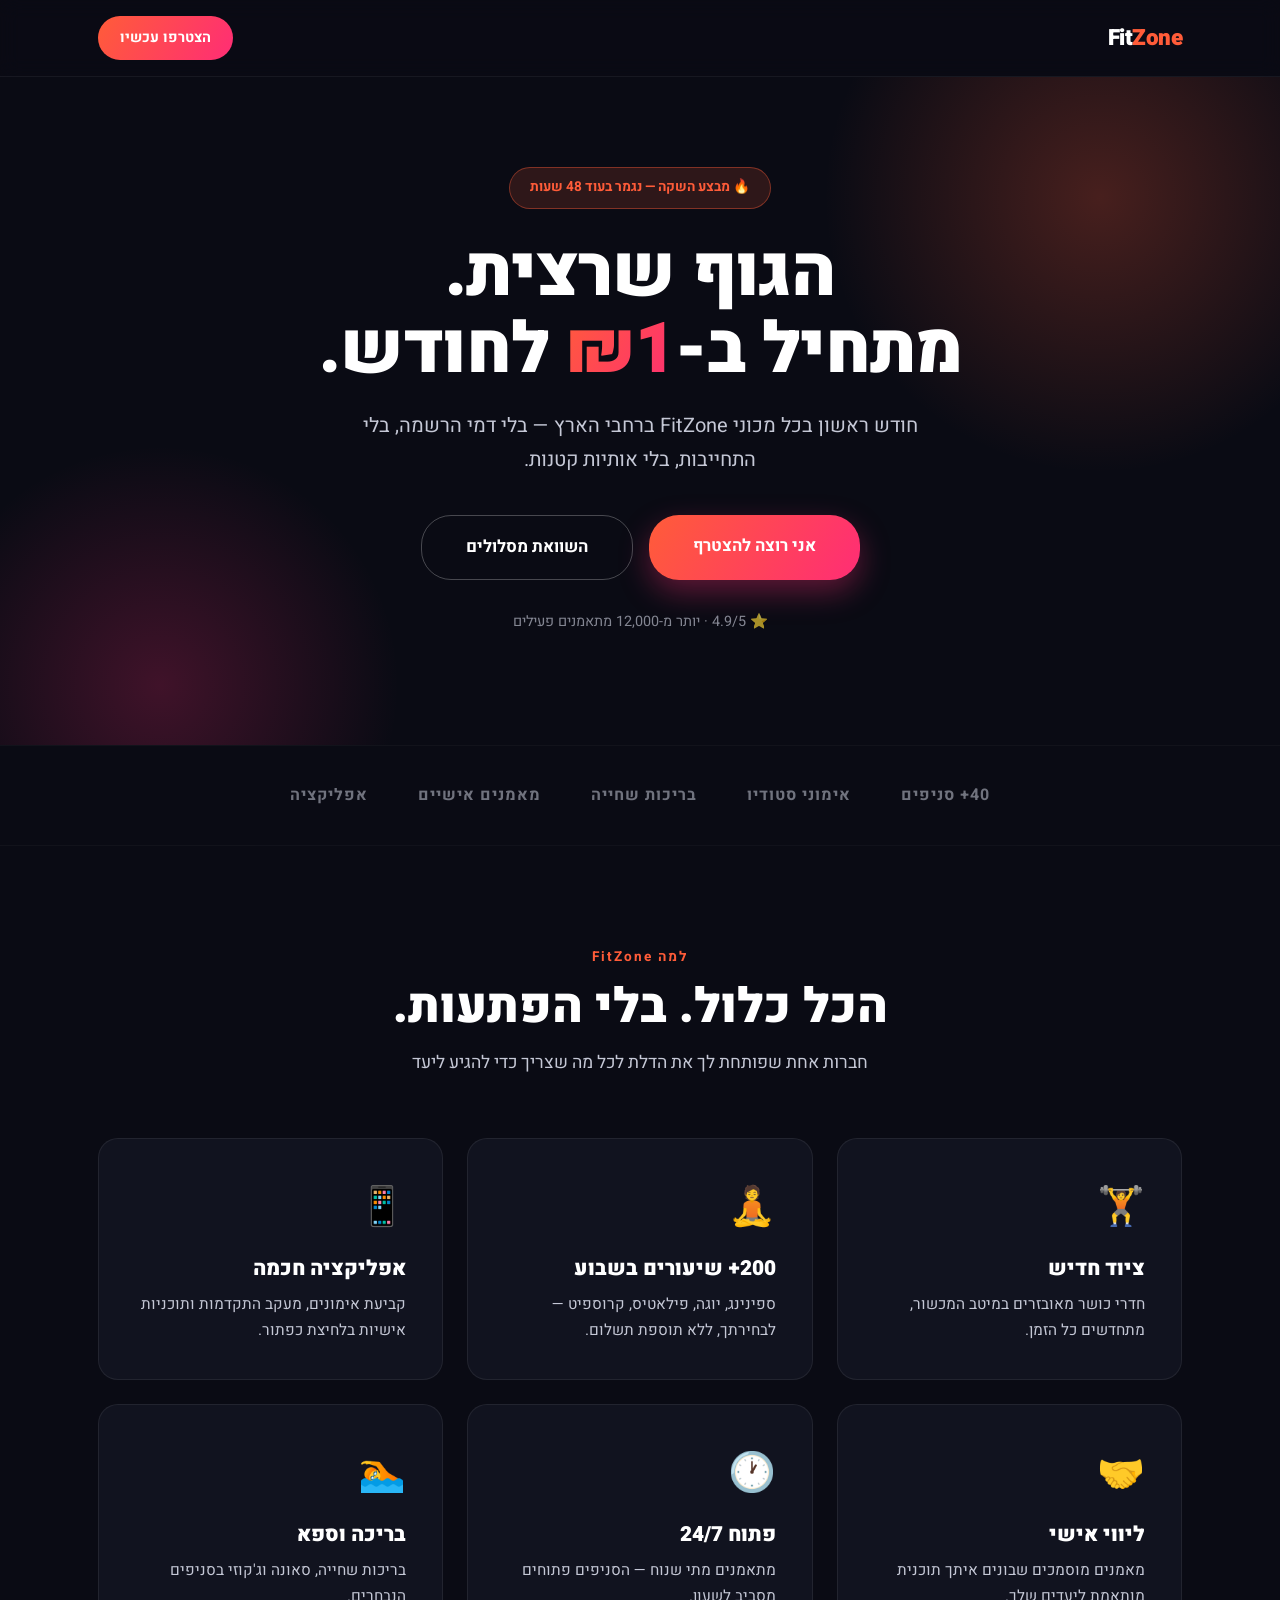
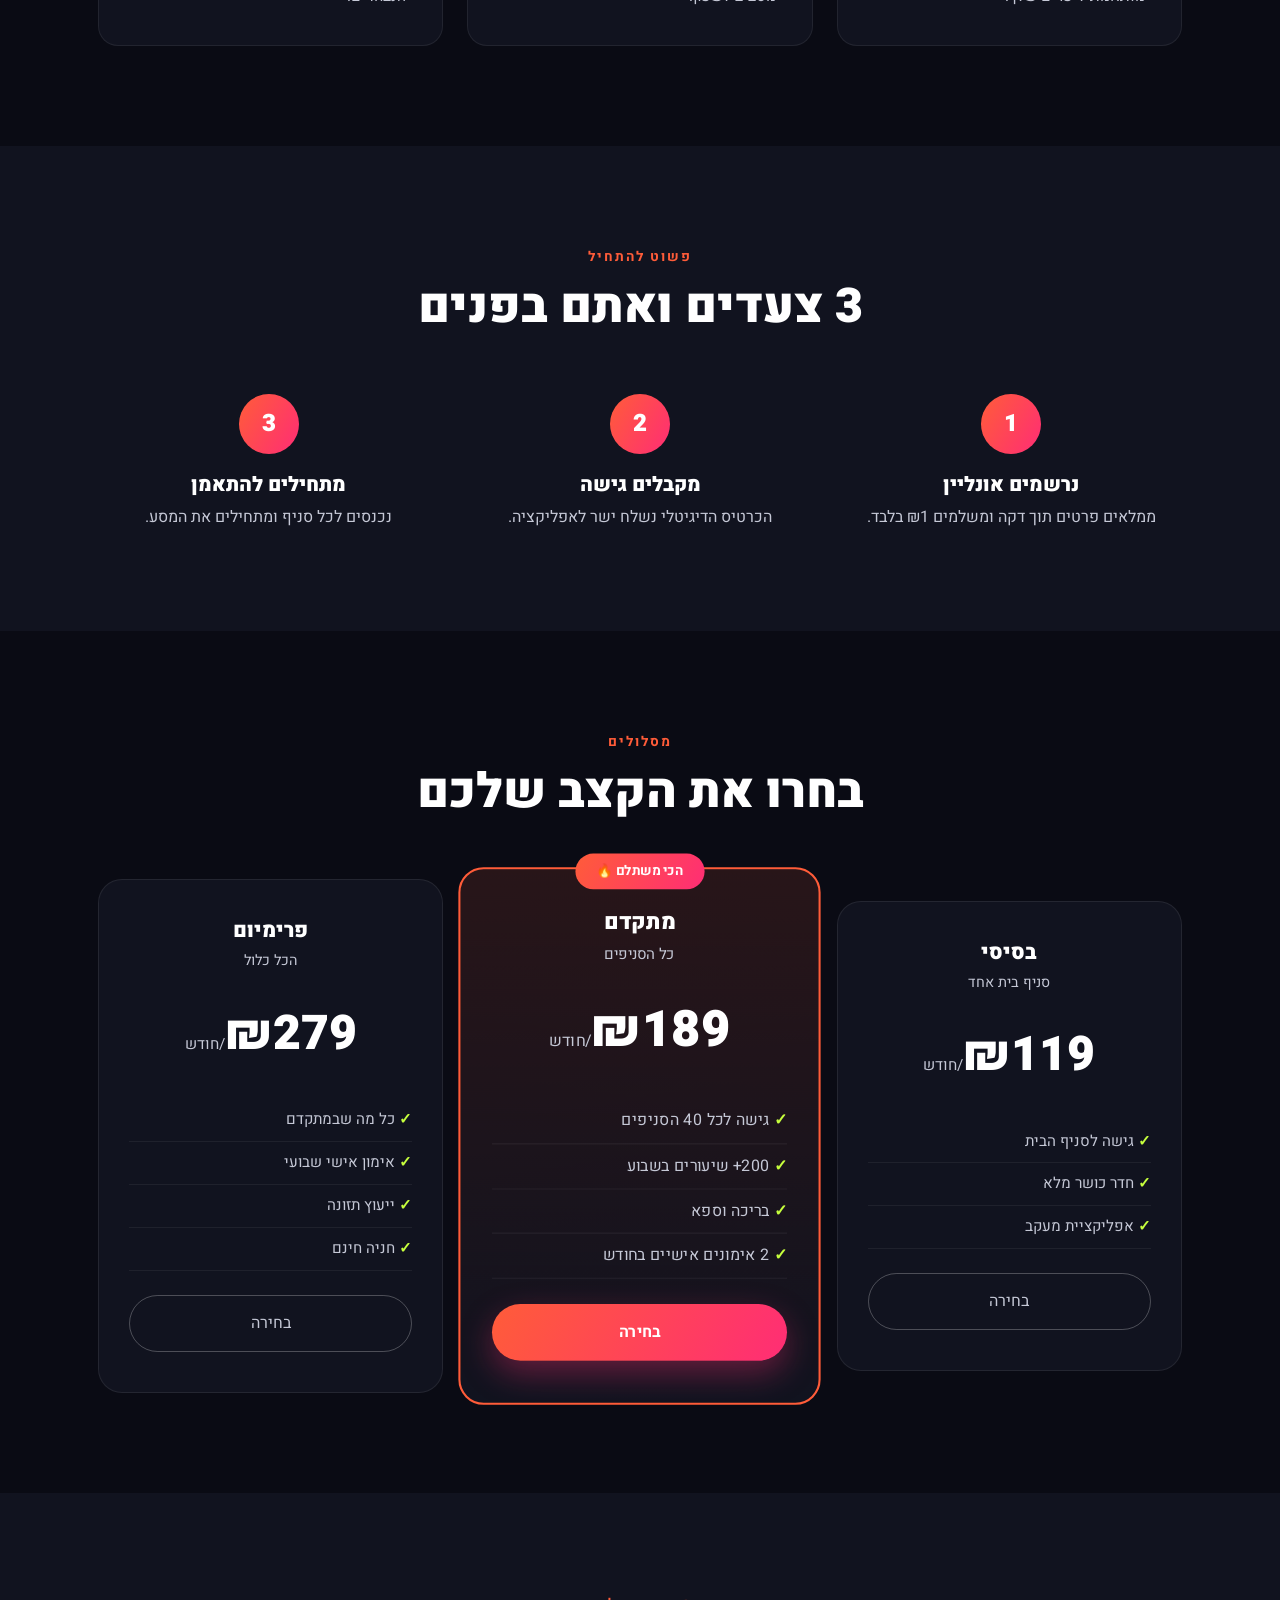
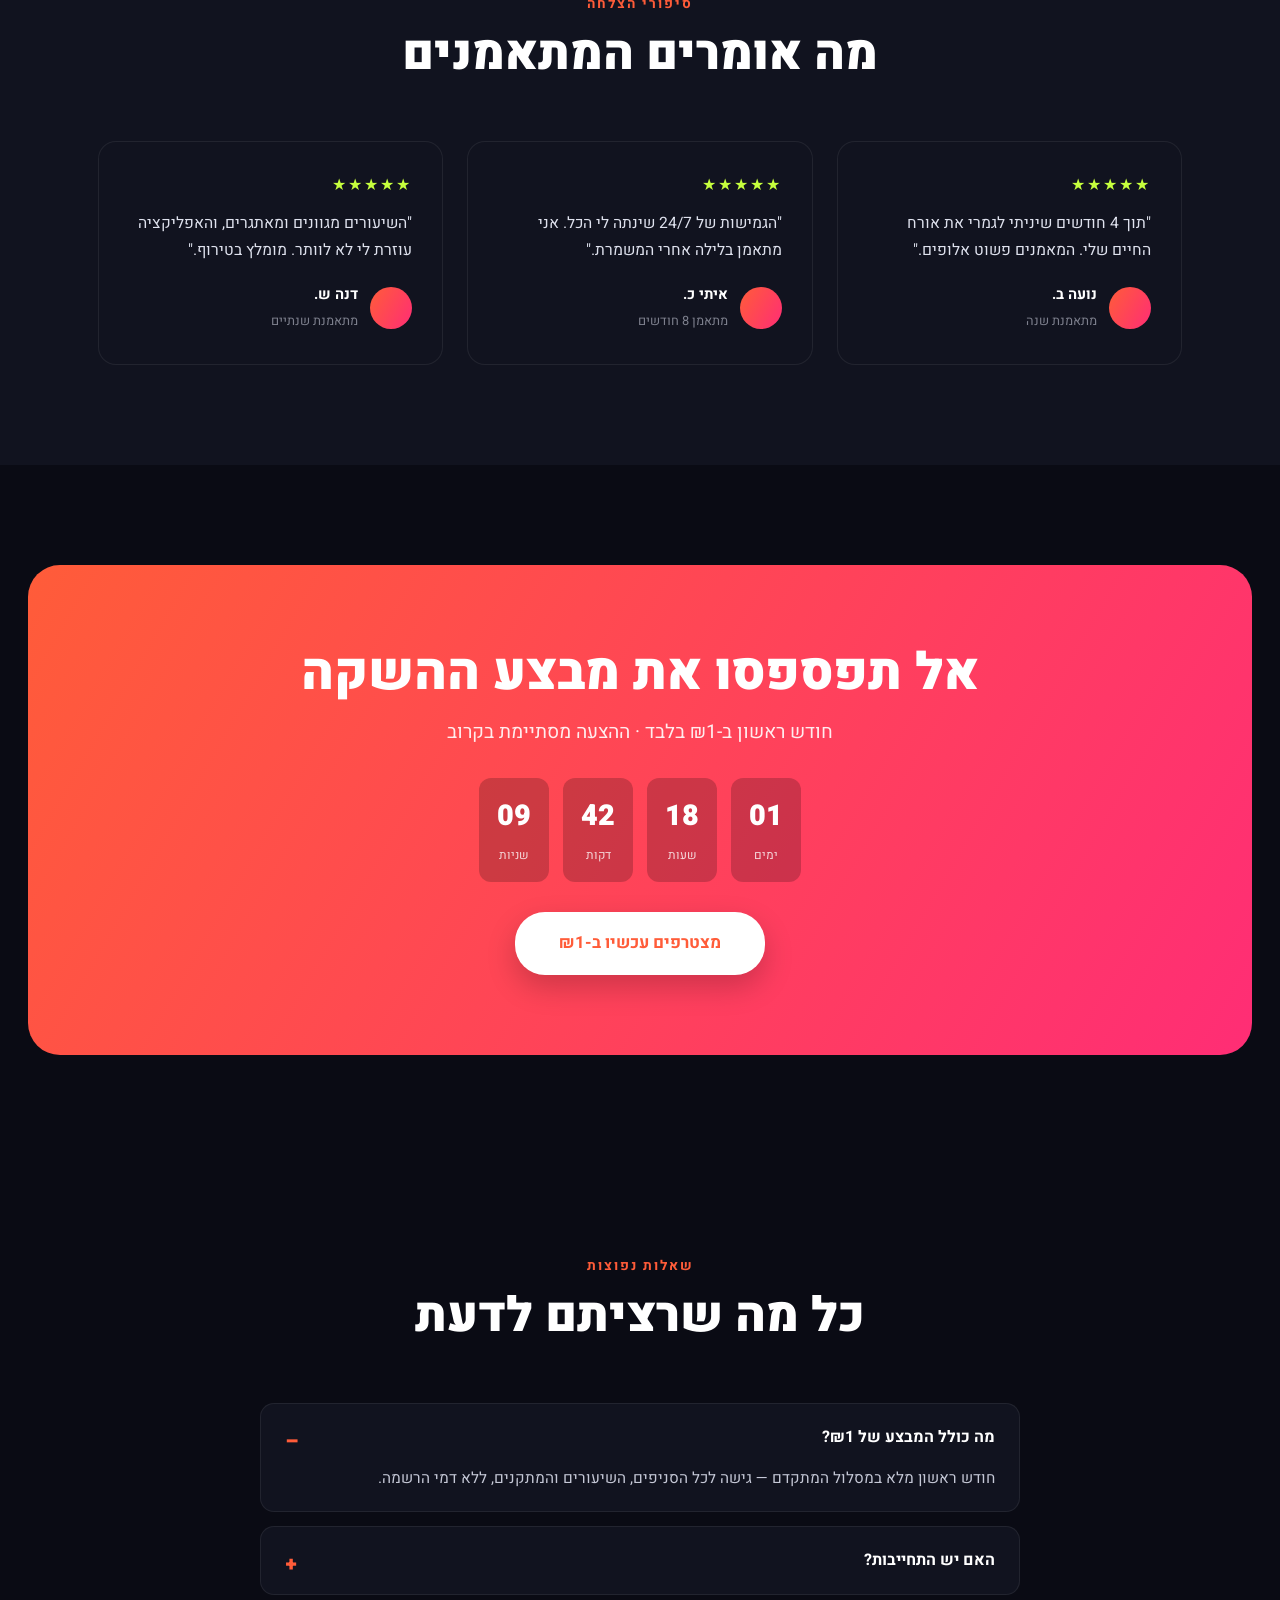
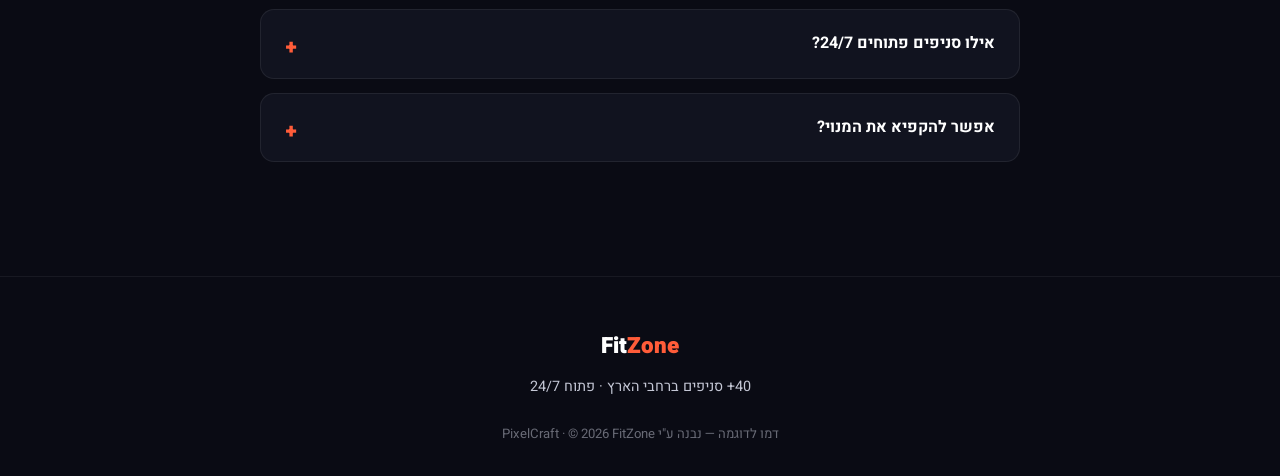
<file: demos/landing/index.html>
<!DOCTYPE html>
<html lang="he" dir="rtl">
<head>
<meta charset="UTF-8">
<meta name="viewport" content="width=device-width, initial-scale=1.0">
<title>FitZone | קמפיין הרשמה</title>
<link rel="preconnect" href="https://fonts.googleapis.com">
<link href="https://fonts.googleapis.com/css2?family=Heebo:wght@400;500;700;900&display=swap" rel="stylesheet">
<style>
  :root{
    --bg:#0a0b14; --bg2:#11131f; --orange:#ff5c39; --pink:#ff2d75; --lime:#c6ff3d;
    --grad:linear-gradient(120deg,#ff5c39,#ff2d75); --text:#c5c8d6; --white:#fff;
  }
  *{box-sizing:border-box;margin:0;padding:0}
  html{scroll-behavior:smooth}
  body{font-family:'Heebo',sans-serif;background:var(--bg);color:var(--text);line-height:1.7}
  h1,h2,h3{color:var(--white);font-weight:900;line-height:1.1}
  .container{max-width:1140px;margin:0 auto;padding:0 28px}
  a{color:inherit;text-decoration:none}

  /* sticky bar */
  .topbar{position:sticky;top:0;z-index:60;background:rgba(10,11,20,.9);backdrop-filter:blur(10px);border-bottom:1px solid rgba(255,255,255,.06)}
  .nav{display:flex;align-items:center;justify-content:space-between;padding:16px 28px;max-width:1140px;margin:0 auto}
  .logo{font-weight:900;font-size:1.4em;color:#fff;letter-spacing:-.5px}
  .logo span{color:var(--orange)}
  .nav .btn-sm{background:var(--grad);color:#fff;padding:10px 22px;border-radius:30px;font-weight:700;font-size:.9em}

  /* hero */
  .hero{position:relative;text-align:center;padding:90px 20px 110px;overflow:hidden}
  .hero::before{content:'';position:absolute;width:600px;height:600px;background:radial-gradient(circle,rgba(255,92,57,.25),transparent 65%);top:-180px;right:-120px}
  .hero::after{content:'';position:absolute;width:520px;height:520px;background:radial-gradient(circle,rgba(255,45,117,.22),transparent 65%);bottom:-200px;left:-100px}
  .hero>*{position:relative;z-index:2}
  .pill{display:inline-block;background:rgba(255,92,57,.15);border:1px solid rgba(255,92,57,.4);color:var(--orange);padding:8px 20px;border-radius:30px;font-weight:700;font-size:.85em;margin-bottom:26px}
  .hero h1{font-size:4.4em;letter-spacing:-1px;margin-bottom:20px}
  .hero h1 .hl{background:var(--grad);-webkit-background-clip:text;background-clip:text;-webkit-text-fill-color:transparent}
  .hero .sub{font-size:1.25em;max-width:560px;margin:0 auto 38px}
  .cta-row{display:flex;gap:16px;justify-content:center;flex-wrap:wrap}
  .btn{display:inline-block;background:var(--grad);color:#fff;padding:17px 44px;border-radius:30px;font-weight:700;font-size:1.05em;box-shadow:0 12px 30px rgba(255,45,117,.35);transition:transform .2s}
  .btn:hover{transform:translateY(-3px)}
  .btn-line{background:transparent;border:1px solid rgba(255,255,255,.25);box-shadow:none}
  .trust{margin-top:30px;font-size:.9em;opacity:.65}

  /* logos strip */
  .logos{display:flex;justify-content:center;gap:50px;flex-wrap:wrap;padding:36px 0;border-top:1px solid rgba(255,255,255,.06);border-bottom:1px solid rgba(255,255,255,.06);opacity:.55;font-weight:700;letter-spacing:1px}

  /* sections */
  .sec{padding:100px 0}
  .sec-head{text-align:center;max-width:620px;margin:0 auto 60px}
  .sec-head .tag{color:var(--orange);font-weight:700;letter-spacing:2px;font-size:.85em}
  .sec-head h2{font-size:3em;margin:12px 0 14px}
  .sec-head p{font-size:1.1em}

  /* benefits */
  .benefits{display:grid;grid-template-columns:repeat(3,1fr);gap:24px}
  .bcard{background:var(--bg2);border:1px solid rgba(255,255,255,.07);border-radius:20px;padding:36px;transition:border-color .25s,transform .25s}
  .bcard:hover{border-color:var(--orange);transform:translateY(-6px)}
  .bcard .emoji{font-size:2.4em;margin-bottom:18px}
  .bcard h3{font-size:1.3em;margin-bottom:10px}
  .bcard p{font-size:.96em}

  /* steps */
  .steps{display:grid;grid-template-columns:repeat(3,1fr);gap:30px;counter-reset:s}
  .stepc{text-align:center;position:relative}
  .stepc .num{width:60px;height:60px;margin:0 auto 20px;background:var(--grad);border-radius:50%;display:flex;align-items:center;justify-content:center;font-weight:900;font-size:1.5em;color:#fff}
  .stepc h3{font-size:1.25em;margin-bottom:8px}

  /* pricing */
  .pricing{display:grid;grid-template-columns:repeat(3,1fr);gap:24px;align-items:center}
  .plan{background:var(--bg2);border:1px solid rgba(255,255,255,.08);border-radius:24px;padding:40px 30px;text-align:center}
  .plan.pop{background:linear-gradient(180deg,rgba(255,92,57,.12),var(--bg2));border:2px solid var(--orange);transform:scale(1.05);position:relative}
  .plan .pop-tag{position:absolute;top:-15px;left:50%;transform:translateX(-50%);background:var(--grad);color:#fff;padding:6px 20px;border-radius:20px;font-weight:700;font-size:.8em;white-space:nowrap}
  .plan h3{font-size:1.3em;margin-bottom:6px}
  .plan .pdesc{font-size:.9em;margin-bottom:20px}
  .plan .price{font-size:3em;font-weight:900;color:#fff}
  .plan .price small{font-size:.32em;color:var(--text);font-weight:400}
  .plan ul{list-style:none;margin:24px 0;text-align:right}
  .plan li{padding:8px 0;font-size:.95em;border-bottom:1px solid rgba(255,255,255,.06)}
  .plan li::before{content:'✓ ';color:var(--lime);font-weight:900}
  .plan .btn{width:100%;font-size:.95em;padding:14px}
  .plan .btn-line{display:inline-block;width:100%;padding:14px;border-radius:30px;border:1px solid rgba(255,255,255,.25)}

  /* social proof */
  .reviews{display:grid;grid-template-columns:repeat(3,1fr);gap:24px}
  .rev{background:var(--bg2);border-radius:18px;padding:30px;border:1px solid rgba(255,255,255,.07)}
  .rev .stars{color:var(--lime);margin-bottom:12px;letter-spacing:2px}
  .rev p{font-size:.98em;margin-bottom:18px;color:#dfe2ee}
  .rev .who{display:flex;align-items:center;gap:12px}
  .rev .ava{width:42px;height:42px;border-radius:50%;background:var(--grad)}
  .rev .who b{color:#fff;display:block;font-size:.92em}
  .rev .who span{font-size:.8em;opacity:.6}

  /* big CTA */
  .bigcta{margin:0 28px;border-radius:32px;background:var(--grad);text-align:center;padding:80px 30px;position:relative;overflow:hidden}
  .bigcta h2{font-size:3.2em;color:#fff;margin-bottom:14px}
  .bigcta p{color:rgba(255,255,255,.9);font-size:1.2em;margin-bottom:30px}
  .bigcta .btn{background:#fff;color:var(--orange);box-shadow:0 12px 30px rgba(0,0,0,.2)}
  .countdown{display:flex;gap:14px;justify-content:center;margin-bottom:30px}
  .cu{background:rgba(0,0,0,.2);border-radius:12px;padding:14px 18px;min-width:70px}
  .cu b{display:block;font-size:1.8em;color:#fff;font-weight:900}
  .cu span{font-size:.75em;color:rgba(255,255,255,.8)}

  /* faq */
  .faq{max-width:760px;margin:0 auto}
  details{background:var(--bg2);border:1px solid rgba(255,255,255,.07);border-radius:14px;padding:20px 24px;margin-bottom:14px}
  summary{cursor:pointer;font-weight:700;color:#fff;list-style:none}
  summary::-webkit-details-marker{display:none}
  summary::after{content:'+';float:left;color:var(--orange);font-weight:900;font-size:1.3em}
  details[open] summary::after{content:'–'}
  details p{margin-top:14px;font-size:.96em}

  footer{text-align:center;padding:50px 20px 30px;border-top:1px solid rgba(255,255,255,.06)}
  .foot-logo{font-weight:900;font-size:1.4em;color:#fff;margin-bottom:10px}
  .foot-logo span{color:var(--orange)}
  .foot-line{margin-top:24px;font-size:.82em;opacity:.5}

  @media(max-width:860px){
    .hero h1{font-size:2.6em}
    .benefits,.steps,.pricing,.reviews{grid-template-columns:1fr}
    .plan.pop{transform:none}
  }
</style>
</head>
<body>
  <div class="topbar">
    <div class="nav">
      <div class="logo">Fit<span>Zone</span></div>
      <a href="#join" class="btn-sm">הצטרפו עכשיו</a>
    </div>
  </div>

  <section class="hero">
    <div class="pill">🔥 מבצע השקה — נגמר בעוד 48 שעות</div>
    <h1>הגוף שרצית.<br>מתחיל ב-<span class="hl">₪1</span> לחודש.</h1>
    <p class="sub">חודש ראשון בכל מכוני FitZone ברחבי הארץ — בלי דמי הרשמה, בלי התחייבות, בלי אותיות קטנות.</p>
    <div class="cta-row">
      <a href="#join" class="btn">אני רוצה להצטרף</a>
      <a href="#plans" class="btn btn-line">השוואת מסלולים</a>
    </div>
    <div class="trust">⭐ 4.9/5 · יותר מ-12,000 מתאמנים פעילים</div>
  </section>

  <div class="logos">
    <span>40+ סניפים</span><span>אימוני סטודיו</span><span>בריכות שחייה</span><span>מאמנים אישיים</span><span>אפליקציה</span>
  </div>

  <section class="sec">
    <div class="container">
      <div class="sec-head">
        <div class="tag">למה FitZone</div>
        <h2>הכל כלול. בלי הפתעות.</h2>
        <p>חברות אחת שפותחת לך את הדלת לכל מה שצריך כדי להגיע ליעד</p>
      </div>
      <div class="benefits">
        <div class="bcard"><div class="emoji">🏋️</div><h3>ציוד חדיש</h3><p>חדרי כושר מאובזרים במיטב המכשור, מתחדשים כל הזמן.</p></div>
        <div class="bcard"><div class="emoji">🧘</div><h3>200+ שיעורים בשבוע</h3><p>ספינינג, יוגה, פילאטיס, קרוספיט — לבחירתך, ללא תוספת תשלום.</p></div>
        <div class="bcard"><div class="emoji">📱</div><h3>אפליקציה חכמה</h3><p>קביעת אימונים, מעקב התקדמות ותוכניות אישיות בלחיצת כפתור.</p></div>
        <div class="bcard"><div class="emoji">🤝</div><h3>ליווי אישי</h3><p>מאמנים מוסמכים שבונים איתך תוכנית מותאמת ליעדים שלך.</p></div>
        <div class="bcard"><div class="emoji">🕐</div><h3>פתוח 24/7</h3><p>מתאמנים מתי שנוח — הסניפים פתוחים מסביב לשעון.</p></div>
        <div class="bcard"><div class="emoji">🏊</div><h3>בריכה וספא</h3><p>בריכות שחייה, סאונה וג'קוזי בסניפים הנבחרים.</p></div>
      </div>
    </div>
  </section>

  <section class="sec" style="background:var(--bg2)">
    <div class="container">
      <div class="sec-head">
        <div class="tag">פשוט להתחיל</div>
        <h2>3 צעדים ואתם בפנים</h2>
      </div>
      <div class="steps">
        <div class="stepc"><div class="num">1</div><h3>נרשמים אונליין</h3><p>ממלאים פרטים תוך דקה ומשלמים ₪1 בלבד.</p></div>
        <div class="stepc"><div class="num">2</div><h3>מקבלים גישה</h3><p>הכרטיס הדיגיטלי נשלח ישר לאפליקציה.</p></div>
        <div class="stepc"><div class="num">3</div><h3>מתחילים להתאמן</h3><p>נכנסים לכל סניף ומתחילים את המסע.</p></div>
      </div>
    </div>
  </section>

  <section class="sec" id="plans">
    <div class="container">
      <div class="sec-head">
        <div class="tag">מסלולים</div>
        <h2>בחרו את הקצב שלכם</h2>
      </div>
      <div class="pricing">
        <div class="plan">
          <h3>בסיסי</h3><div class="pdesc">סניף בית אחד</div>
          <div class="price">₪119<small>/חודש</small></div>
          <ul><li>גישה לסניף הבית</li><li>חדר כושר מלא</li><li>אפליקציית מעקב</li></ul>
          <a href="#join" class="btn-line">בחירה</a>
        </div>
        <div class="plan pop">
          <div class="pop-tag">הכי משתלם 🔥</div>
          <h3>מתקדם</h3><div class="pdesc">כל הסניפים</div>
          <div class="price">₪189<small>/חודש</small></div>
          <ul><li>גישה לכל 40 הסניפים</li><li>200+ שיעורים בשבוע</li><li>בריכה וספא</li><li>2 אימונים אישיים בחודש</li></ul>
          <a href="#join" class="btn">בחירה</a>
        </div>
        <div class="plan">
          <h3>פרימיום</h3><div class="pdesc">הכל כלול</div>
          <div class="price">₪279<small>/חודש</small></div>
          <ul><li>כל מה שבמתקדם</li><li>אימון אישי שבועי</li><li>ייעוץ תזונה</li><li>חניה חינם</li></ul>
          <a href="#join" class="btn-line">בחירה</a>
        </div>
      </div>
    </div>
  </section>

  <section class="sec" style="background:var(--bg2)">
    <div class="container">
      <div class="sec-head">
        <div class="tag">סיפורי הצלחה</div>
        <h2>מה אומרים המתאמנים</h2>
      </div>
      <div class="reviews">
        <div class="rev"><div class="stars">★★★★★</div><p>"תוך 4 חודשים שיניתי לגמרי את אורח החיים שלי. המאמנים פשוט אלופים."</p><div class="who"><div class="ava"></div><div><b>נועה ב.</b><span>מתאמנת שנה</span></div></div></div>
        <div class="rev"><div class="stars">★★★★★</div><p>"הגמישות של 24/7 שינתה לי הכל. אני מתאמן בלילה אחרי המשמרת."</p><div class="who"><div class="ava"></div><div><b>איתי כ.</b><span>מתאמן 8 חודשים</span></div></div></div>
        <div class="rev"><div class="stars">★★★★★</div><p>"השיעורים מגוונים ומאתגרים, והאפליקציה עוזרת לי לא לוותר. מומלץ בטירוף."</p><div class="who"><div class="ava"></div><div><b>דנה ש.</b><span>מתאמנת שנתיים</span></div></div></div>
      </div>
    </div>
  </section>

  <section class="sec" id="join">
    <div class="bigcta">
      <h2>אל תפספסו את מבצע ההשקה</h2>
      <p>חודש ראשון ב-₪1 בלבד · ההצעה מסתיימת בקרוב</p>
      <div class="countdown">
        <div class="cu"><b>01</b><span>ימים</span></div>
        <div class="cu"><b>18</b><span>שעות</span></div>
        <div class="cu"><b>42</b><span>דקות</span></div>
        <div class="cu"><b>09</b><span>שניות</span></div>
      </div>
      <a href="#" class="btn">מצטרפים עכשיו ב-₪1</a>
    </div>
  </section>

  <section class="sec">
    <div class="container">
      <div class="sec-head">
        <div class="tag">שאלות נפוצות</div>
        <h2>כל מה שרציתם לדעת</h2>
      </div>
      <div class="faq">
        <details open><summary>מה כולל המבצע של ₪1?</summary><p>חודש ראשון מלא במסלול המתקדם — גישה לכל הסניפים, השיעורים והמתקנים, ללא דמי הרשמה.</p></details>
        <details><summary>האם יש התחייבות?</summary><p>לא. אפשר לבטל בכל עת אחרי החודש הראשון, בלי קנסות.</p></details>
        <details><summary>אילו סניפים פתוחים 24/7?</summary><p>רוב הסניפים פתוחים מסביב לשעון. הרשימה המלאה מופיעה באפליקציה.</p></details>
        <details><summary>אפשר להקפיא את המנוי?</summary><p>בהחלט. ניתן להקפיא עד חודשיים בשנה דרך האפליקציה.</p></details>
      </div>
    </div>
  </section>

  <footer>
    <div class="foot-logo">Fit<span>Zone</span></div>
    <div style="font-size:.9em">40+ סניפים ברחבי הארץ · פתוח 24/7</div>
    <div class="foot-line">דמו לדוגמה — נבנה ע"י PixelCraft · © 2026 FitZone</div>
  </footer>
</body>
</html>
</file>
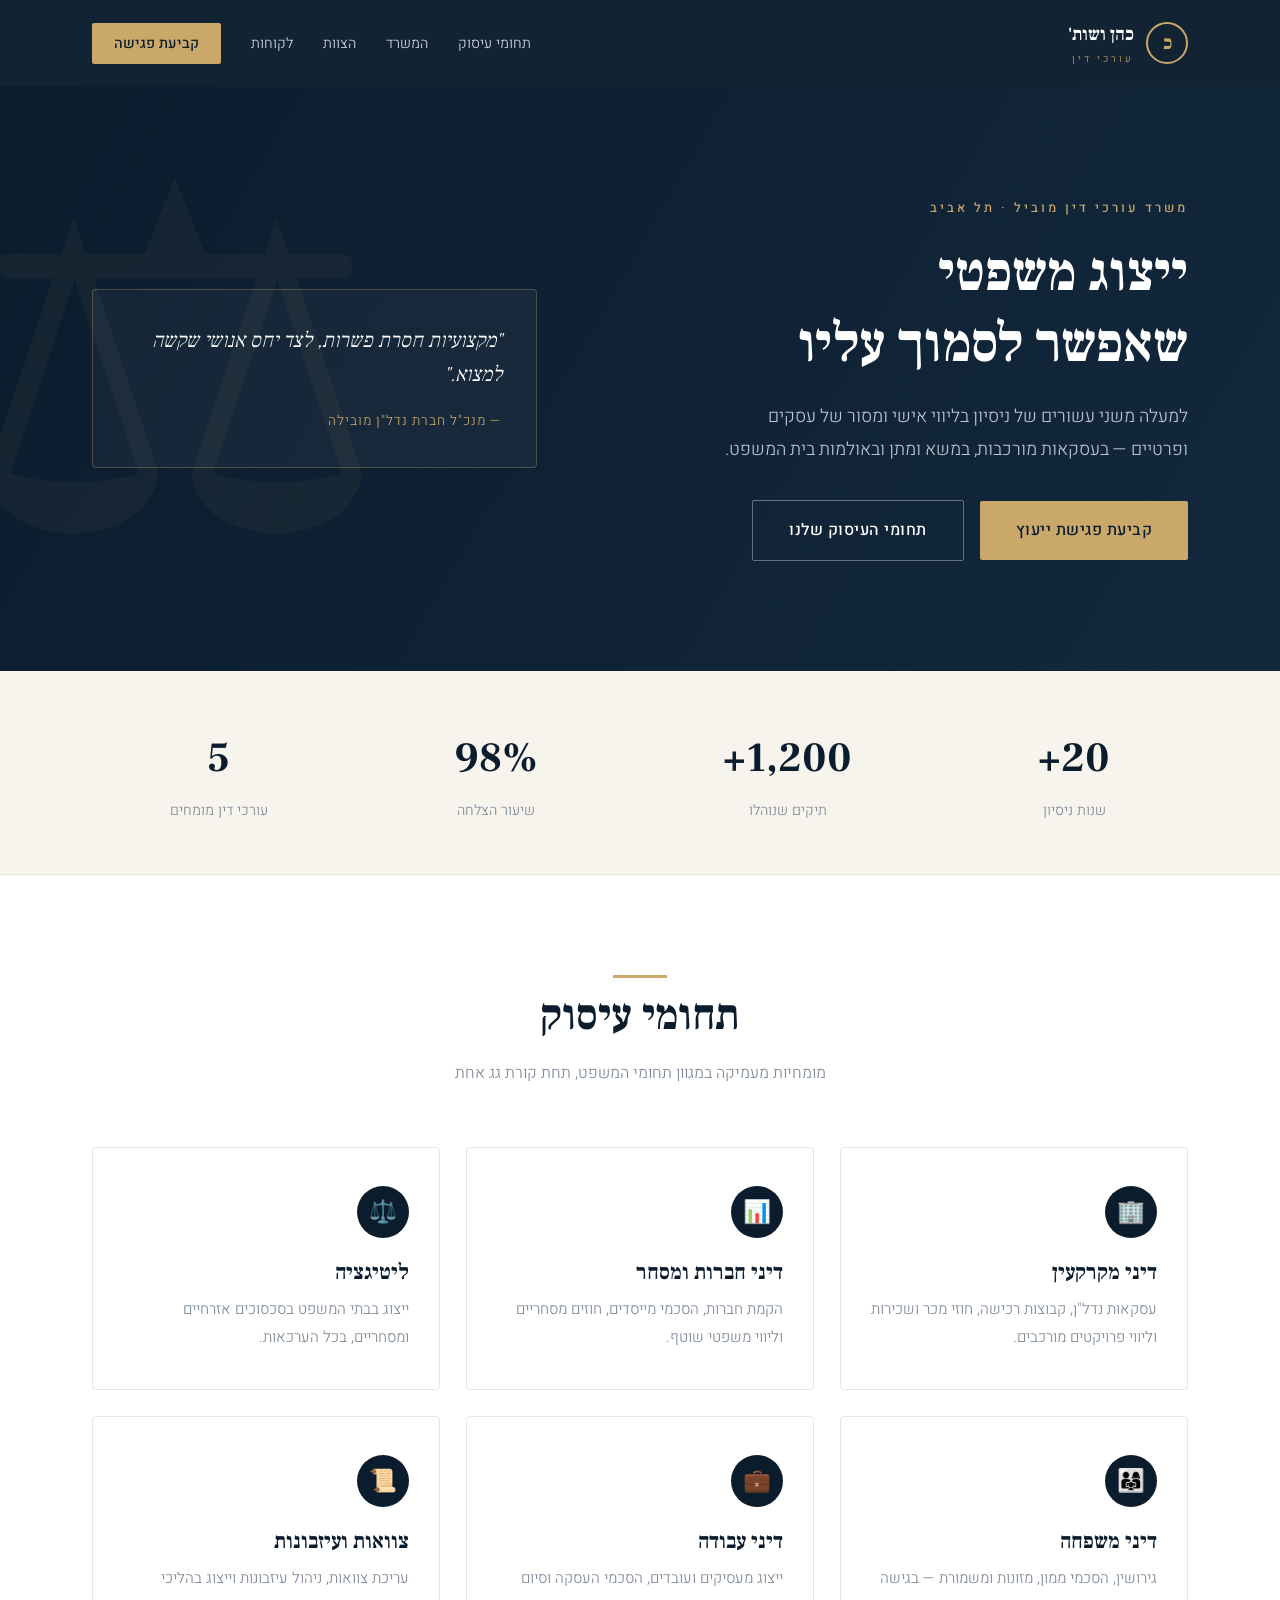
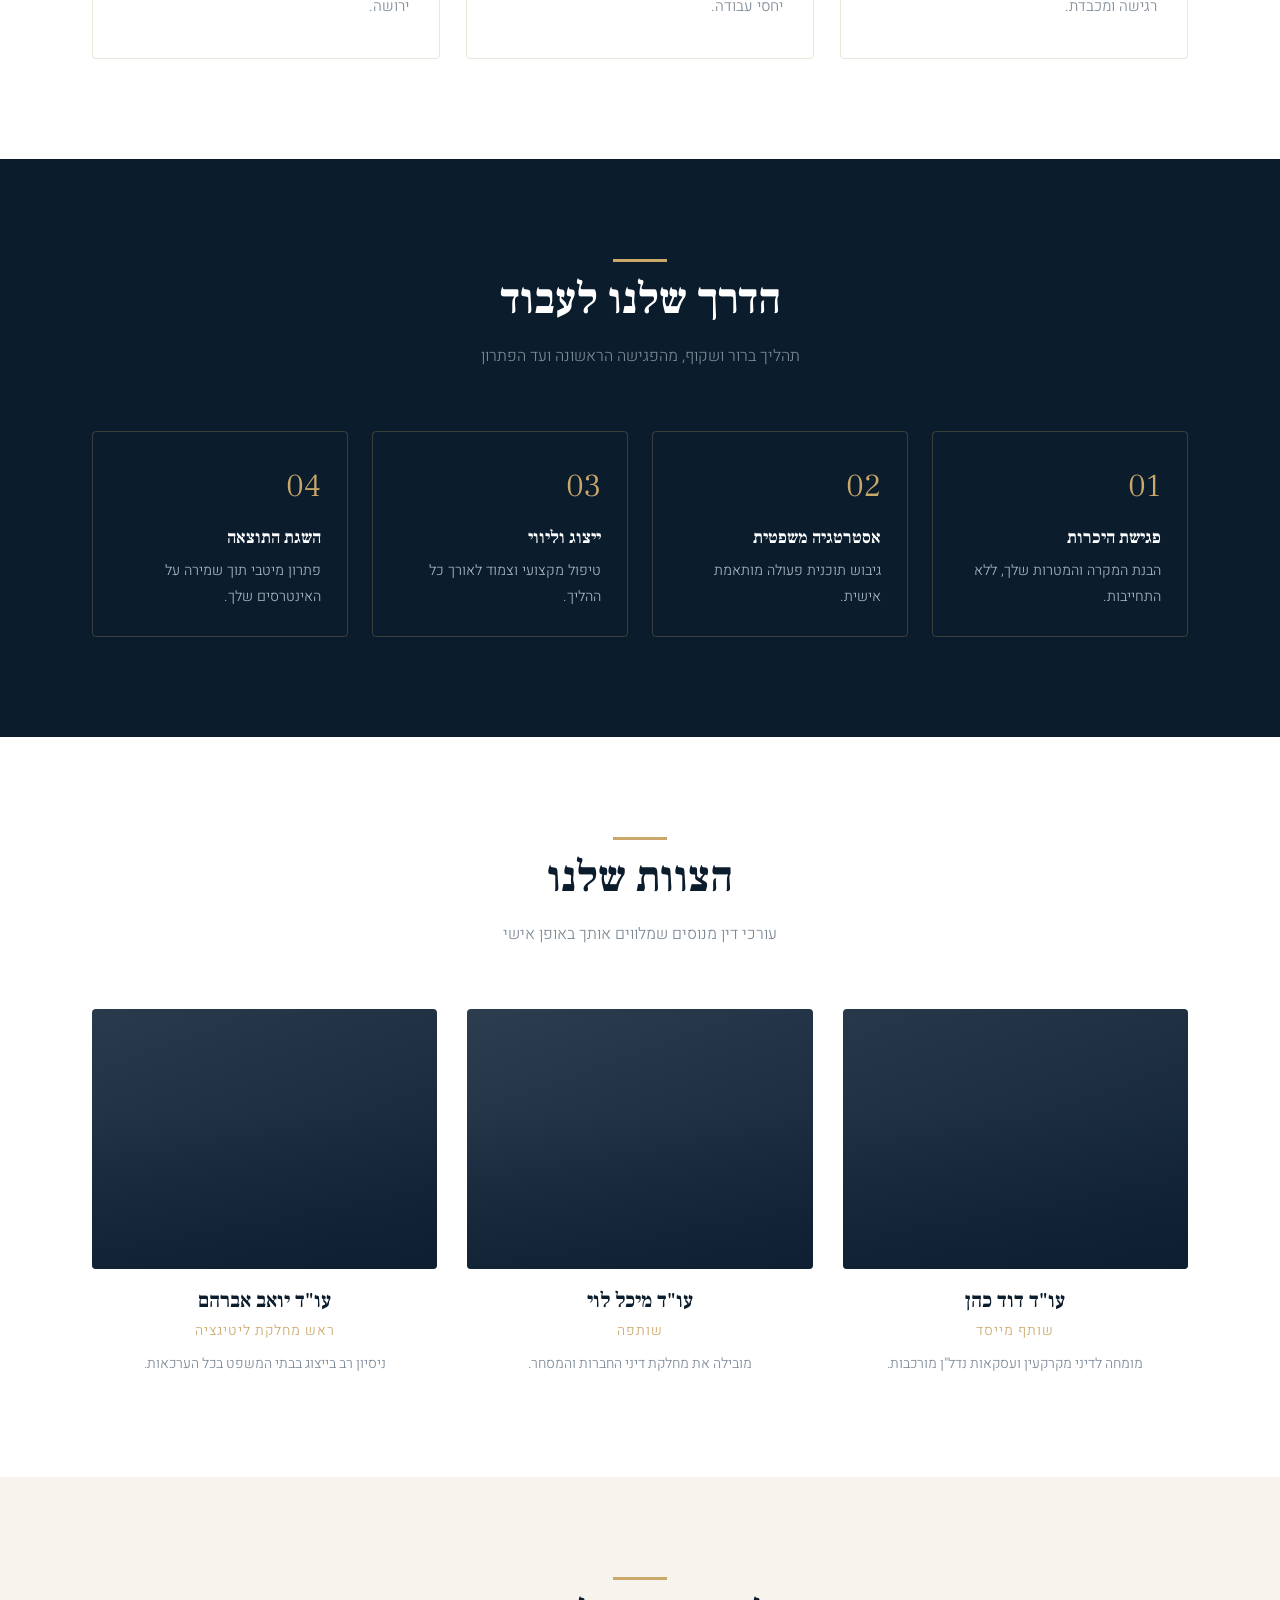
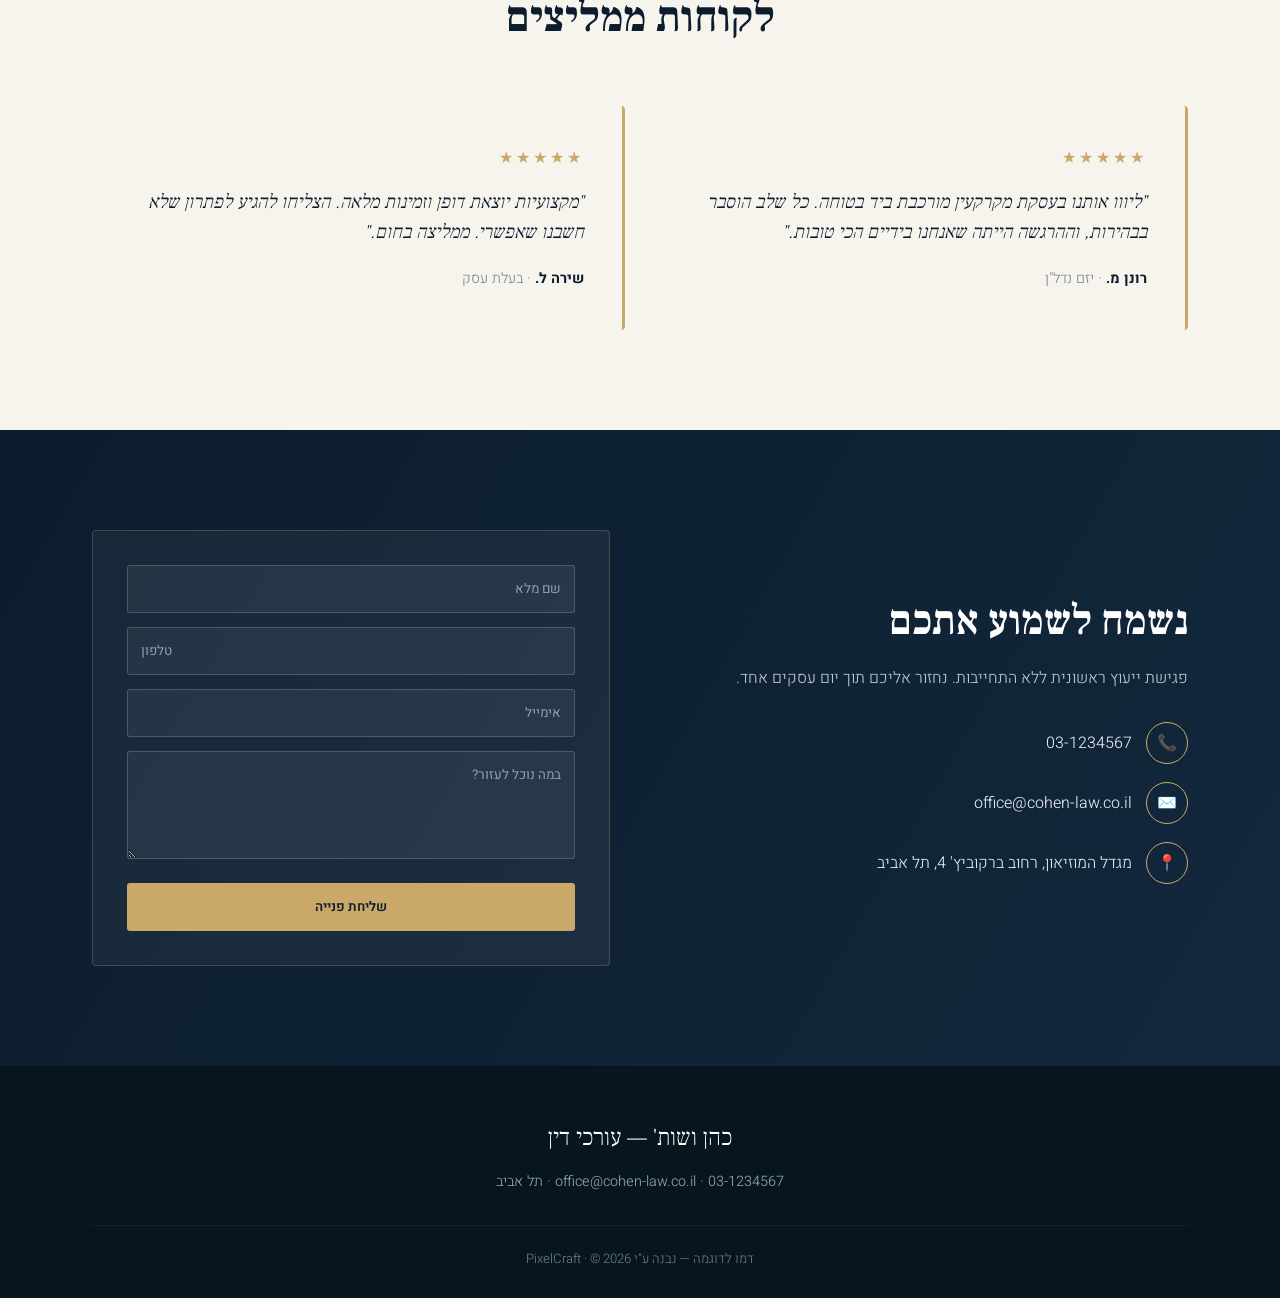
<file: demos/lawyer/index.html>
<!DOCTYPE html>
<html lang="he" dir="rtl">
<head>
<meta charset="UTF-8">
<meta name="viewport" content="width=device-width, initial-scale=1.0">
<title>כהן ושות' | משרד עורכי דין</title>
<link rel="preconnect" href="https://fonts.googleapis.com">
<link href="https://fonts.googleapis.com/css2?family=Frank+Ruhl+Libre:wght@500;700;900&family=Heebo:wght@300;400;500;700&display=swap" rel="stylesheet">
<style>
  :root{
    --navy:#0b1c2d; --navy2:#13283d; --gold:#c9a86a; --gold-soft:#e4d3b0;
    --cream:#f7f4ee; --paper:#fff; --text:#3a4654; --soft:#7b8896;
  }
  *{box-sizing:border-box;margin:0;padding:0}
  html{scroll-behavior:smooth}
  body{font-family:'Heebo',sans-serif;color:var(--text);background:var(--paper);line-height:1.8;font-weight:300}
  h1,h2,h3,h4{font-family:'Frank Ruhl Libre',serif;color:var(--navy);line-height:1.3}
  .container{max-width:1160px;margin:0 auto;padding:0 32px}
  a{color:inherit}

  /* header */
  header{position:sticky;top:0;z-index:50;background:rgba(11,28,45,.97);backdrop-filter:blur(6px);color:#fff}
  .nav{display:flex;align-items:center;justify-content:space-between;padding:18px 32px;max-width:1160px;margin:0 auto}
  .brand{display:flex;align-items:center;gap:12px}
  .brand-mark{width:42px;height:42px;border:2px solid var(--gold);border-radius:50%;display:flex;align-items:center;justify-content:center;color:var(--gold);font-family:'Frank Ruhl Libre',serif;font-weight:700;font-size:1.2em}
  .brand b{font-family:'Frank Ruhl Libre',serif;color:#fff;font-size:1.15em;font-weight:700}
  .brand small{display:block;color:var(--gold);font-size:.62em;letter-spacing:3px;font-family:'Heebo'}
  .menu{display:flex;gap:30px;list-style:none}
  .menu a{color:#d4dde6;text-decoration:none;font-size:.9em;transition:color .2s}
  .menu a:hover{color:var(--gold)}
  .nav-cta{background:var(--gold);color:var(--navy)!important;padding:10px 22px;border-radius:2px;font-weight:500}

  /* hero */
  .hero{background:linear-gradient(120deg,var(--navy) 0%,var(--navy2) 100%);color:#fff;position:relative;overflow:hidden}
  .hero::after{content:'⚖';position:absolute;left:-40px;top:50%;transform:translateY(-50%);font-size:30em;color:rgba(201,168,106,.05)}
  .hero-grid{display:grid;grid-template-columns:1.15fr .85fr;gap:50px;align-items:center;padding:110px 0;position:relative;z-index:2}
  .eyebrow{color:var(--gold);letter-spacing:3px;font-size:.8em;font-weight:500}
  .hero h1{color:#fff;font-size:3.4em;margin:18px 0 22px}
  .hero p{color:#b9c6d3;font-size:1.12em;max-width:480px;margin-bottom:34px}
  .btn{display:inline-block;background:var(--gold);color:var(--navy);padding:15px 36px;text-decoration:none;font-weight:500;letter-spacing:.5px;border-radius:2px;transition:background .25s}
  .btn:hover{background:var(--gold-soft)}
  .btn-ghost{background:transparent;color:#fff;border:1px solid rgba(255,255,255,.35);margin-right:12px}
  .btn-ghost:hover{background:rgba(255,255,255,.1)}
  .hero-card{background:rgba(255,255,255,.04);border:1px solid rgba(201,168,106,.3);border-radius:4px;padding:34px}
  .hero-card .q{font-family:'Frank Ruhl Libre',serif;color:#fff;font-size:1.3em;font-style:italic;line-height:1.6;margin-bottom:18px}
  .hero-card .qa{color:var(--gold);font-size:.85em;letter-spacing:1px}

  /* stats */
  .stats{background:var(--cream);border-bottom:1px solid #eae3d6}
  .stats-grid{display:flex;justify-content:space-around;flex-wrap:wrap;gap:30px;padding:50px 0;text-align:center}
  .stat strong{font-family:'Frank Ruhl Libre',serif;font-size:2.6em;color:var(--navy);display:block}
  .stat span{color:var(--soft);font-size:.9em}

  /* sections */
  .sec{padding:100px 0}
  .sec-head{text-align:center;max-width:640px;margin:0 auto 60px}
  .sec-head h2{font-size:2.7em;margin:10px 0 14px}
  .sec-head p{color:var(--soft)}
  .gold-line{width:54px;height:3px;background:var(--gold);margin:0 auto}

  /* practice areas */
  .areas{display:grid;grid-template-columns:repeat(3,1fr);gap:26px}
  .area{background:var(--paper);border:1px solid #ebe6dc;border-radius:4px;padding:38px 30px;transition:transform .25s,box-shadow .25s,border-color .25s}
  .area:hover{transform:translateY(-6px);box-shadow:0 18px 40px rgba(11,28,45,.1);border-color:var(--gold)}
  .area .ico{width:52px;height:52px;background:var(--navy);color:var(--gold);border-radius:50%;display:flex;align-items:center;justify-content:center;font-size:1.4em;margin-bottom:20px}
  .area h3{font-size:1.35em;margin-bottom:10px}
  .area p{color:var(--soft);font-size:.95em}

  /* about / process */
  .about{background:var(--navy);color:#fff}
  .about .sec-head h2{color:#fff}
  .process{display:grid;grid-template-columns:repeat(4,1fr);gap:24px;counter-reset:step}
  .step{padding:26px;border:1px solid rgba(201,168,106,.25);border-radius:4px;position:relative}
  .step::before{counter-increment:step;content:'0' counter(step);font-family:'Frank Ruhl Libre',serif;color:var(--gold);font-size:2em;display:block;margin-bottom:12px}
  .step h4{color:#fff;font-size:1.1em;margin-bottom:8px}
  .step p{color:#a9b6c4;font-size:.9em}

  /* team */
  .team{display:grid;grid-template-columns:repeat(3,1fr);gap:30px}
  .member{text-align:center}
  .member .avatar{height:260px;border-radius:4px;margin-bottom:18px;position:relative;overflow:hidden}
  .a1{background:linear-gradient(160deg,#27384a,#0e2034)} .a2{background:linear-gradient(160deg,#2c3d4f,#122339)} .a3{background:linear-gradient(160deg,#293a4c,#102136)}
  .member .avatar::after{content:'';position:absolute;bottom:0;left:0;right:0;height:60%;background:linear-gradient(transparent,rgba(11,28,45,.5))}
  .member h3{font-size:1.3em;margin-bottom:4px}
  .member .role{color:var(--gold);font-size:.88em;letter-spacing:1px;margin-bottom:8px}
  .member p{color:var(--soft);font-size:.88em}

  /* testimonials */
  .tgrid{display:grid;grid-template-columns:repeat(2,1fr);gap:30px}
  .tcard{background:var(--cream);border-radius:4px;padding:38px;border-right:3px solid var(--gold)}
  .tcard .stars{color:var(--gold);margin-bottom:14px;letter-spacing:3px}
  .tcard p{font-family:'Frank Ruhl Libre',serif;font-size:1.2em;font-style:italic;color:var(--navy);margin-bottom:18px;line-height:1.6}
  .tcard .who{font-size:.9em;color:var(--soft)}
  .tcard .who b{color:var(--navy);font-weight:700}

  /* contact */
  .contact{background:linear-gradient(120deg,var(--navy),var(--navy2));color:#fff}
  .contact-grid{display:grid;grid-template-columns:1fr 1fr;gap:60px;align-items:center}
  .contact h2{color:#fff;font-size:2.6em;margin-bottom:16px}
  .contact .lead{color:#b9c6d3;margin-bottom:30px}
  .contact-line{display:flex;align-items:center;gap:14px;margin-bottom:18px;color:#dfe6ed}
  .contact-line .ci{width:42px;height:42px;border:1px solid var(--gold);border-radius:50%;display:flex;align-items:center;justify-content:center;color:var(--gold)}
  .cform{background:rgba(255,255,255,.05);padding:34px;border-radius:4px;border:1px solid rgba(201,168,106,.25)}
  .cform input,.cform textarea{width:100%;background:rgba(255,255,255,.06);border:1px solid rgba(255,255,255,.18);border-radius:3px;padding:13px;color:#fff;margin-bottom:14px;font-family:'Heebo'}
  .cform input::placeholder,.cform textarea::placeholder{color:#8da0b2}
  .cform button{width:100%;background:var(--gold);color:var(--navy);border:none;padding:14px;font-weight:600;border-radius:3px;cursor:pointer;font-family:'Heebo'}

  footer{background:#07151f;color:#8da0b2;padding:50px 0 26px;text-align:center}
  .foot-brand{font-family:'Frank Ruhl Libre',serif;color:#fff;font-size:1.5em;margin-bottom:10px}
  .foot-line{border-top:1px solid #16293a;margin-top:30px;padding-top:22px;font-size:.82em;opacity:.7}

  @media(max-width:860px){
    .menu{display:none}
    .hero-grid,.contact-grid{grid-template-columns:1fr;gap:36px}
    .hero h1{font-size:2.3em}
    .areas,.process,.team,.tgrid{grid-template-columns:1fr}
  }
</style>
</head>
<body>
  <header>
    <div class="nav">
      <div class="brand">
        <div class="brand-mark">כ</div>
        <div><b>כהן ושות'</b><small>עורכי דין</small></div>
      </div>
      <ul class="menu">
        <li><a href="#areas">תחומי עיסוק</a></li>
        <li><a href="#about">המשרד</a></li>
        <li><a href="#team">הצוות</a></li>
        <li><a href="#testimonials">לקוחות</a></li>
        <li><a href="#contact" class="nav-cta">קביעת פגישה</a></li>
      </ul>
    </div>
  </header>

  <section class="hero">
    <div class="container">
      <div class="hero-grid">
        <div>
          <div class="eyebrow">משרד עורכי דין מוביל · תל אביב</div>
          <h1>ייצוג משפטי<br>שאפשר לסמוך עליו</h1>
          <p>למעלה משני עשורים של ניסיון בליווי אישי ומסור של עסקים ופרטיים — בעסקאות מורכבות, במשא ומתן ובאולמות בית המשפט.</p>
          <a href="#contact" class="btn">קביעת פגישת ייעוץ</a>
          <a href="#areas" class="btn btn-ghost">תחומי העיסוק שלנו</a>
        </div>
        <div class="hero-card">
          <div class="q">"מקצועיות חסרת פשרות, לצד יחס אנושי שקשה למצוא."</div>
          <div class="qa">— מנכ"ל חברת נדל"ן מובילה</div>
        </div>
      </div>
    </div>
  </section>

  <div class="stats">
    <div class="container">
      <div class="stats-grid">
        <div class="stat"><strong>20+</strong><span>שנות ניסיון</span></div>
        <div class="stat"><strong>1,200+</strong><span>תיקים שנוהלו</span></div>
        <div class="stat"><strong>98%</strong><span>שיעור הצלחה</span></div>
        <div class="stat"><strong>5</strong><span>עורכי דין מומחים</span></div>
      </div>
    </div>
  </div>

  <section class="sec" id="areas">
    <div class="container">
      <div class="sec-head">
        <div class="gold-line"></div>
        <h2>תחומי עיסוק</h2>
        <p>מומחיות מעמיקה במגוון תחומי המשפט, תחת קורת גג אחת</p>
      </div>
      <div class="areas">
        <div class="area"><div class="ico">🏢</div><h3>דיני מקרקעין</h3><p>עסקאות נדל"ן, קבוצות רכישה, חוזי מכר ושכירות וליווי פרויקטים מורכבים.</p></div>
        <div class="area"><div class="ico">📊</div><h3>דיני חברות ומסחר</h3><p>הקמת חברות, הסכמי מייסדים, חוזים מסחריים וליווי משפטי שוטף.</p></div>
        <div class="area"><div class="ico">⚖️</div><h3>ליטיגציה</h3><p>ייצוג בבתי המשפט בסכסוכים אזרחיים ומסחריים, בכל הערכאות.</p></div>
        <div class="area"><div class="ico">👨‍👩‍👧</div><h3>דיני משפחה</h3><p>גירושין, הסכמי ממון, מזונות ומשמורת — בגישה רגישה ומכבדת.</p></div>
        <div class="area"><div class="ico">💼</div><h3>דיני עבודה</h3><p>ייצוג מעסיקים ועובדים, הסכמי העסקה וסיום יחסי עבודה.</p></div>
        <div class="area"><div class="ico">📜</div><h3>צוואות ועיזבונות</h3><p>עריכת צוואות, ניהול עיזבונות וייצוג בהליכי ירושה.</p></div>
      </div>
    </div>
  </section>

  <section class="sec about" id="about">
    <div class="container">
      <div class="sec-head">
        <div class="gold-line"></div>
        <h2>הדרך שלנו לעבוד</h2>
        <p>תהליך ברור ושקוף, מהפגישה הראשונה ועד הפתרון</p>
      </div>
      <div class="process">
        <div class="step"><h4>פגישת היכרות</h4><p>הבנת המקרה והמטרות שלך, ללא התחייבות.</p></div>
        <div class="step"><h4>אסטרטגיה משפטית</h4><p>גיבוש תוכנית פעולה מותאמת אישית.</p></div>
        <div class="step"><h4>ייצוג וליווי</h4><p>טיפול מקצועי וצמוד לאורך כל ההליך.</p></div>
        <div class="step"><h4>השגת התוצאה</h4><p>פתרון מיטבי תוך שמירה על האינטרסים שלך.</p></div>
      </div>
    </div>
  </section>

  <section class="sec" id="team">
    <div class="container">
      <div class="sec-head">
        <div class="gold-line"></div>
        <h2>הצוות שלנו</h2>
        <p>עורכי דין מנוסים שמלווים אותך באופן אישי</p>
      </div>
      <div class="team">
        <div class="member"><div class="avatar a1"></div><h3>עו"ד דוד כהן</h3><div class="role">שותף מייסד</div><p>מומחה לדיני מקרקעין ועסקאות נדל"ן מורכבות.</p></div>
        <div class="member"><div class="avatar a2"></div><h3>עו"ד מיכל לוי</h3><div class="role">שותפה</div><p>מובילה את מחלקת דיני החברות והמסחר.</p></div>
        <div class="member"><div class="avatar a3"></div><h3>עו"ד יואב אברהם</h3><div class="role">ראש מחלקת ליטיגציה</div><p>ניסיון רב בייצוג בבתי המשפט בכל הערכאות.</p></div>
      </div>
    </div>
  </section>

  <section class="sec" id="testimonials" style="background:var(--cream)">
    <div class="container">
      <div class="sec-head">
        <div class="gold-line"></div>
        <h2>לקוחות ממליצים</h2>
      </div>
      <div class="tgrid">
        <div class="tcard"><div class="stars">★★★★★</div><p>"ליווו אותנו בעסקת מקרקעין מורכבת ביד בטוחה. כל שלב הוסבר בבהירות, וההרגשה הייתה שאנחנו בידיים הכי טובות."</p><div class="who"><b>רונן מ.</b> · יזם נדל"ן</div></div>
        <div class="tcard"><div class="stars">★★★★★</div><p>"מקצועיות יוצאת דופן וזמינות מלאה. הצליחו להגיע לפתרון שלא חשבנו שאפשרי. ממליצה בחום."</p><div class="who"><b>שירה ל.</b> · בעלת עסק</div></div>
      </div>
    </div>
  </section>

  <section class="sec contact" id="contact">
    <div class="container">
      <div class="contact-grid">
        <div>
          <h2>נשמח לשמוע אתכם</h2>
          <p class="lead">פגישת ייעוץ ראשונית ללא התחייבות. נחזור אליכם תוך יום עסקים אחד.</p>
          <div class="contact-line"><div class="ci">📞</div><span>03-1234567</span></div>
          <div class="contact-line"><div class="ci">✉️</div><span>office@cohen-law.co.il</span></div>
          <div class="contact-line"><div class="ci">📍</div><span>מגדל המוזיאון, רחוב ברקוביץ' 4, תל אביב</span></div>
        </div>
        <form class="cform" onsubmit="return false">
          <input type="text" placeholder="שם מלא">
          <input type="tel" placeholder="טלפון">
          <input type="email" placeholder="אימייל">
          <textarea rows="4" placeholder="במה נוכל לעזור?"></textarea>
          <button type="submit">שליחת פנייה</button>
        </form>
      </div>
    </div>
  </section>

  <footer>
    <div class="container">
      <div class="foot-brand">כהן ושות' — עורכי דין</div>
      <div style="font-size:.9em">03-1234567 · office@cohen-law.co.il · תל אביב</div>
      <div class="foot-line">דמו לדוגמה — נבנה ע"י PixelCraft · © 2026</div>
    </div>
  </footer>
</body>
</html>
</file>
<file: style.css>
:root {
  --ink: #14142b;
  --accent: #6c5ce7;
  --accent-light: #a29bfe;
  --bg-alt: #f4f3fb;
  --text-soft: #5a5a6e;
  --warm: #ffb86b;
}

* {
  box-sizing: border-box;
}

html {
  scroll-behavior: smooth;
}

body {
  font-family: 'Heebo', Arial, sans-serif;
  margin: 0;
  background: #fff;
  color: var(--ink);
  line-height: 1.6;
}

/* Accessibility */
.skip-link {
  position: absolute;
  right: -999px;
  top: 0;
  background: var(--accent);
  color: #fff;
  padding: 10px 18px;
  border-radius: 0 0 8px 8px;
  z-index: 999;
  text-decoration: none;
}

.skip-link:focus {
  right: 12px;
}

a:focus-visible,
button:focus-visible,
input:focus-visible,
textarea:focus-visible {
  outline: 3px solid var(--accent);
  outline-offset: 2px;
}

/* Navbar */
.navbar {
  position: sticky;
  top: 0;
  display: flex;
  justify-content: space-between;
  align-items: center;
  padding: 18px 6%;
  background: rgba(255, 255, 255, 0.9);
  backdrop-filter: blur(8px);
  border-bottom: 1px solid #eee;
  z-index: 100;
  transition: padding 0.25s ease, box-shadow 0.25s ease;
}

.navbar.scrolled {
  padding: 10px 6%;
  box-shadow: 0 4px 14px rgba(20, 20, 43, 0.08);
}

.nav-toggle {
  display: none;
  flex-direction: column;
  justify-content: center;
  gap: 5px;
  width: 44px;
  height: 44px;
  background: none;
  border: none;
  cursor: pointer;
}

.nav-toggle span {
  display: block;
  width: 24px;
  height: 2px;
  background: var(--ink);
  margin: 0 auto;
}

.nav-logo {
  display: flex;
  align-items: center;
  gap: 8px;
  font-weight: 800;
  font-size: 1.2em;
}

.nav-links {
  display: flex;
  gap: 28px;
  list-style: none;
  margin: 0;
  padding: 0;
}

.nav-links a {
  text-decoration: none;
  color: var(--ink);
  font-weight: 600;
  transition: color 0.2s;
}

.nav-links a:hover {
  color: var(--accent);
}

.nav-cta {
  background: var(--accent);
  color: #fff !important;
  padding: 8px 18px;
  border-radius: 30px;
}

.nav-cta:hover {
  background: var(--accent-light) !important;
  color: #fff !important;
}

/* Hero */
.hero {
  background: linear-gradient(135deg, var(--ink) 0%, #2a2a55 50%, var(--accent) 100%);
  background-size: 180% 180%;
  animation: heroShift 16s ease-in-out infinite;
  color: #fff;
  text-align: center;
  padding: 130px 20px 110px;
}

@keyframes heroShift {
  0%, 100% { background-position: 0% 50%; }
  50% { background-position: 100% 50%; }
}

@media (prefers-reduced-motion: reduce) {
  .hero { animation: none; }
}

.hero-content h1 {
  font-size: 3em;
  font-weight: 800;
  margin: 0 0 20px;
  line-height: 1.25;
}

.hero-sub {
  font-size: 1.2em;
  color: #e0e0f5;
  max-width: 600px;
  margin: 0 auto 35px;
}

.hero-badge {
  display: inline-block;
  background: rgba(255, 255, 255, 0.12);
  border: 1px solid rgba(255, 255, 255, 0.25);
  padding: 6px 16px;
  border-radius: 20px;
  font-size: 0.95em;
  margin: 0 0 28px;
}

.hero-buttons {
  display: flex;
  gap: 16px;
  justify-content: center;
  flex-wrap: wrap;
}

.btn {
  display: inline-block;
  padding: 14px 32px;
  border-radius: 30px;
  text-decoration: none;
  font-weight: 600;
  transition: transform 0.2s, box-shadow 0.2s;
}

.btn:hover {
  transform: translateY(-3px);
}

.btn-primary:hover {
  box-shadow: 0 14px 30px rgba(0, 0, 0, 0.3);
}

/* Why work with me */
.why {
  max-width: 1000px;
  margin: 0 auto;
  padding: 70px 20px 0;
}

.why-grid {
  display: grid;
  grid-template-columns: repeat(auto-fit, minmax(210px, 1fr));
  gap: 24px;
}

.why-item {
  background: #fff;
  border: 1px solid #eee;
  border-radius: 16px;
  padding: 30px 24px;
  text-align: center;
  transition: transform 0.25s, box-shadow 0.25s;
}

.why-item:hover {
  transform: translateY(-6px);
  box-shadow: 0 16px 32px rgba(20, 20, 43, 0.1);
}

.why-ico {
  font-size: 2.2em;
  margin-bottom: 14px;
}

.why-item h3 {
  margin: 0 0 8px;
  font-size: 1.15em;
}

.why-item p {
  margin: 0;
  color: var(--text-soft);
  font-size: 0.95em;
}

.btn-primary {
  background: #fff;
  color: var(--ink);
  box-shadow: 0 8px 20px rgba(0,0,0,0.2);
}

.btn-secondary {
  background: transparent;
  color: #fff;
  border: 2px solid rgba(255,255,255,0.6);
}

/* Sections */
.section {
  max-width: 1000px;
  margin: 0 auto;
  padding: 90px 20px;
  text-align: center;
}

.section-alt {
  background: var(--bg-alt);
  max-width: 100%;
}

.section-title {
  font-size: 2.2em;
  font-weight: 800;
  margin: 0 0 10px;
}

.section-sub {
  color: var(--text-soft);
  margin: 0 0 50px;
  font-size: 1.1em;
}

/* Portfolio */
.portfolio-grid {
  display: grid;
  grid-template-columns: repeat(auto-fit, minmax(320px, 1fr));
  gap: 32px;
  text-align: right;
}

.portfolio-card {
  background: #fff;
  border: 1px solid #eee;
  border-radius: 16px;
  overflow: hidden;
  transition: transform 0.25s, box-shadow 0.25s;
  padding-bottom: 20px;
}

.portfolio-card:hover {
  transform: translateY(-6px);
  box-shadow: 0 16px 32px rgba(20, 20, 43, 0.12);
}

.portfolio-card {
  display: block;
  text-decoration: none;
  color: inherit;
}

.browser-mock {
  margin: 0;
  border-radius: 0;
  overflow: hidden;
  background: #eee;
  position: relative;
}

.browser-bar {
  display: flex;
  gap: 6px;
  padding: 8px 10px;
  background: #e2e2e8;
}

.browser-bar span {
  width: 9px;
  height: 9px;
  border-radius: 50%;
  background: #c9c9d2;
}

.mock-illustration {
  height: 200px;
  overflow: hidden;
}

.mock-illustration svg {
  width: 100%;
  height: 100%;
  display: block;
}

.mock-overlay {
  position: absolute;
  inset: 0;
  background: rgba(20, 20, 43, 0.78);
  color: #fff;
  display: flex;
  align-items: center;
  justify-content: center;
  font-weight: 700;
  opacity: 0;
  transition: opacity 0.25s ease;
}

.portfolio-card:hover .mock-overlay {
  opacity: 1;
}

.portfolio-tag {
  position: absolute;
  top: 12px;
  right: 12px;
  background: var(--accent);
  color: #fff;
  font-size: 0.75em;
  font-weight: 600;
  padding: 4px 10px;
  border-radius: 20px;
  z-index: 1;
}

.portfolio-card h3 {
  margin: 18px 20px 8px;
}

.portfolio-card p {
  margin: 0 20px;
  color: var(--text-soft);
}

/* Testimonials */
.testimonials-grid {
  display: grid;
  grid-template-columns: repeat(auto-fit, minmax(260px, 1fr));
  gap: 28px;
  text-align: right;
}

.testimonial-card {
  background: #fff;
  border-radius: 16px;
  padding: 28px;
  box-shadow: 0 6px 18px rgba(20, 20, 43, 0.06);
}

.testimonial-card p {
  font-size: 1.05em;
  margin: 0 0 16px;
}

.testimonial-author {
  color: var(--accent);
  font-weight: 600;
}

/* Contact */
.contact-form {
  display: flex;
  flex-direction: column;
  gap: 14px;
  max-width: 480px;
  margin: 0 auto;
  text-align: right;
}

.contact-form input,
.contact-form textarea,
.contact-form select {
  padding: 14px;
  font-size: 1em;
  border: 1px solid #ddd;
  border-radius: 10px;
  font-family: inherit;
  background: #fff;
  color: var(--ink);
}

.contact-form input:focus,
.contact-form textarea:focus,
.contact-form select:focus {
  outline: none;
  border-color: var(--accent);
}

.contact-privacy {
  font-size: 0.85em;
  color: var(--text-soft);
  text-align: center;
  margin: 0;
}

.contact-form button {
  padding: 14px;
  background: var(--accent);
  color: #fff;
  border: none;
  border-radius: 10px;
  cursor: pointer;
  font-size: 1.05em;
  font-weight: 600;
  transition: background 0.2s;
}

.contact-form button:hover {
  background: #5a4bd4;
}

.contact-form button:disabled {
  opacity: 0.7;
  cursor: not-allowed;
}

.contact-status {
  min-height: 1.2em;
  font-weight: 600;
  margin: 0;
}

.contact-status-success {
  color: #1e9e5a;
}

.contact-status-error {
  color: #d6453d;
}

.contact-alt {
  text-align: center;
  margin-top: 18px;
  color: var(--text-soft);
}

.contact-alt a {
  color: var(--accent);
  font-weight: 600;
}

footer {
  text-align: center;
  padding: 30px 6%;
  color: var(--text-soft);
  border-top: 1px solid #eee;
}

.footer-content {
  display: flex;
  justify-content: space-between;
  align-items: center;
  flex-wrap: wrap;
  gap: 16px;
  max-width: 1000px;
  margin: 0 auto 16px;
}

.footer-brand {
  display: flex;
  align-items: center;
  gap: 8px;
  font-weight: 700;
  color: var(--ink);
}

.footer-contact {
  display: flex;
  gap: 20px;
  flex-wrap: wrap;
}

.footer-contact a {
  color: var(--text-soft);
  text-decoration: none;
}

.footer-contact a:hover {
  color: var(--accent);
}

.footer-copy {
  margin: 0;
  font-size: 0.9em;
}

/* Scroll reveal animation */
.reveal {
  opacity: 0;
  transform: translateY(24px);
  transition: opacity 0.6s ease, transform 0.6s ease;
}

.reveal.visible {
  opacity: 1;
  transform: translateY(0);
}

/* Demo badge */
.portfolio-card {
  position: relative;
}

.demo-badge {
  position: absolute;
  top: 12px;
  left: 12px;
  background: rgba(20, 20, 43, 0.75);
  color: #fff;
  font-size: 0.75em;
  font-weight: 600;
  padding: 4px 10px;
  border-radius: 20px;
  z-index: 1;
}

/* Stars / placeholder testimonials */
.stars {
  color: var(--accent);
  font-size: 1.3em;
  margin-bottom: 10px;
  letter-spacing: 2px;
}

.placeholder-card {
  border: 1px dashed #c9c4f0;
  background: #fbfaff;
}

.placeholder-card p {
  color: var(--text-soft);
  font-style: italic;
}

/* Pricing */
.pricing-grid {
  display: grid;
  grid-template-columns: repeat(auto-fit, minmax(280px, 1fr));
  gap: 28px;
  text-align: right;
  max-width: 800px;
  margin: 0 auto;
}

.pricing-card {
  background: #fff;
  border: 1px solid #eee;
  border-radius: 18px;
  padding: 36px 30px;
  position: relative;
  transition: transform 0.25s, box-shadow 0.25s;
}

.pricing-card:hover {
  transform: translateY(-6px);
  box-shadow: 0 16px 32px rgba(20, 20, 43, 0.1);
}

.pricing-popular {
  border: 2px solid var(--accent);
  background: linear-gradient(160deg, #fff 0%, var(--bg-alt) 100%);
}

.popular-badge {
  position: absolute;
  top: -14px;
  right: 30px;
  background: var(--accent);
  color: #fff;
  font-size: 0.8em;
  font-weight: 700;
  padding: 6px 16px;
  border-radius: 20px;
  box-shadow: 0 4px 10px rgba(108, 92, 231, 0.4);
}

.pricing-card h3 {
  margin: 6px 0 4px;
  font-size: 1.4em;
}

.pricing-tagline {
  color: var(--text-soft);
  margin: 0 0 16px;
}

.pricing-price {
  font-weight: 800;
  font-size: 1.1em;
  color: var(--accent);
  margin-bottom: 20px;
}

.pricing-features {
  list-style: none;
  padding: 0;
  margin: 0 0 26px;
  display: flex;
  flex-direction: column;
  gap: 10px;
}

.pricing-features li {
  padding-right: 26px;
  position: relative;
  color: var(--ink);
}

.pricing-features li::before {
  content: "✓";
  position: absolute;
  right: 0;
  color: var(--accent);
  font-weight: 700;
}

.btn-outline {
  display: inline-block;
  width: 100%;
  text-align: center;
  padding: 12px;
  border-radius: 10px;
  border: 2px solid var(--accent);
  color: var(--accent);
  text-decoration: none;
  font-weight: 600;
  transition: background 0.2s, color 0.2s;
}

.btn-outline:hover {
  background: var(--accent);
  color: #fff;
}

.btn-primary-solid {
  display: inline-block;
  width: 100%;
  text-align: center;
  padding: 12px;
  border-radius: 10px;
  background: var(--accent);
  color: #fff;
  text-decoration: none;
  font-weight: 600;
  transition: background 0.2s;
}

.btn-primary-solid:hover {
  background: #5a4bd4;
}

/* Process */
.process-grid {
  display: grid;
  grid-template-columns: repeat(auto-fit, minmax(220px, 1fr));
  gap: 28px;
  text-align: center;
}

.process-step {
  padding: 10px;
}

.process-number {
  width: 48px;
  height: 48px;
  border-radius: 50%;
  background: var(--accent);
  color: #fff;
  display: flex;
  align-items: center;
  justify-content: center;
  font-weight: 800;
  font-size: 1.2em;
  margin: 0 auto 16px;
}

.process-step h3 {
  margin: 0 0 8px;
}

.process-step p {
  color: var(--text-soft);
  margin: 0;
}

/* WhatsApp floating button */
.whatsapp-float {
  position: fixed;
  bottom: 24px;
  left: 24px;
  width: 58px;
  height: 58px;
  background: #25d366;
  border-radius: 50%;
  display: flex;
  align-items: center;
  justify-content: center;
  box-shadow: 0 6px 18px rgba(0, 0, 0, 0.25);
  z-index: 200;
  transition: transform 0.2s;
}

.whatsapp-float:hover {
  transform: scale(1.08);
}

/* About / trust */
.about-text {
  max-width: 640px;
  margin: 0 auto 30px;
  font-size: 1.1em;
}

.guarantee-box {
  display: flex;
  gap: 16px;
  align-items: flex-start;
  max-width: 560px;
  margin: 0 auto;
  background: #fff;
  border-radius: 16px;
  padding: 24px;
  text-align: right;
  box-shadow: 0 6px 18px rgba(20, 20, 43, 0.06);
}

.guarantee-icon {
  flex-shrink: 0;
  width: 36px;
  height: 36px;
  border-radius: 50%;
  background: var(--accent);
  color: #fff;
  display: flex;
  align-items: center;
  justify-content: center;
  font-weight: 700;
}

.guarantee-box h3 {
  margin: 0 0 6px;
}

.guarantee-box p {
  margin: 0;
  color: var(--text-soft);
}

/* FAQ */
.faq-list {
  max-width: 700px;
  margin: 0 auto;
  text-align: right;
  display: flex;
  flex-direction: column;
  gap: 12px;
}

.faq-item {
  background: #fff;
  border: 1px solid #eee;
  border-radius: 12px;
  padding: 16px 20px;
}

.faq-item summary {
  cursor: pointer;
  font-weight: 600;
  list-style: none;
}

.faq-item summary::-webkit-details-marker {
  display: none;
}

.faq-item summary::before {
  content: "+";
  color: var(--accent);
  font-weight: 800;
  margin-left: 10px;
}

.faq-item[open] summary::before {
  content: "–";
}

.faq-item p {
  margin: 12px 0 0;
  color: var(--text-soft);
}

@media (max-width: 800px) {
  .nav-toggle {
    display: flex;
  }

  .nav-links {
    position: absolute;
    top: 100%;
    right: 0;
    left: 0;
    flex-direction: column;
    background: #fff;
    padding: 20px 6%;
    gap: 18px;
    border-bottom: 1px solid #eee;
    box-shadow: 0 12px 20px rgba(20, 20, 43, 0.08);
    display: none;
  }

  .nav-links.open {
    display: flex;
  }

  .nav-links a {
    display: block;
    padding: 10px 0;
  }

  .nav-cta {
    display: inline-block;
  }
}

@media (max-width: 640px) {
  .hero-content h1 {
    font-size: 2.1em;
  }

  .whatsapp-float {
    width: 52px;
    height: 52px;
    bottom: 16px;
    left: 16px;
  }
}
</file>
